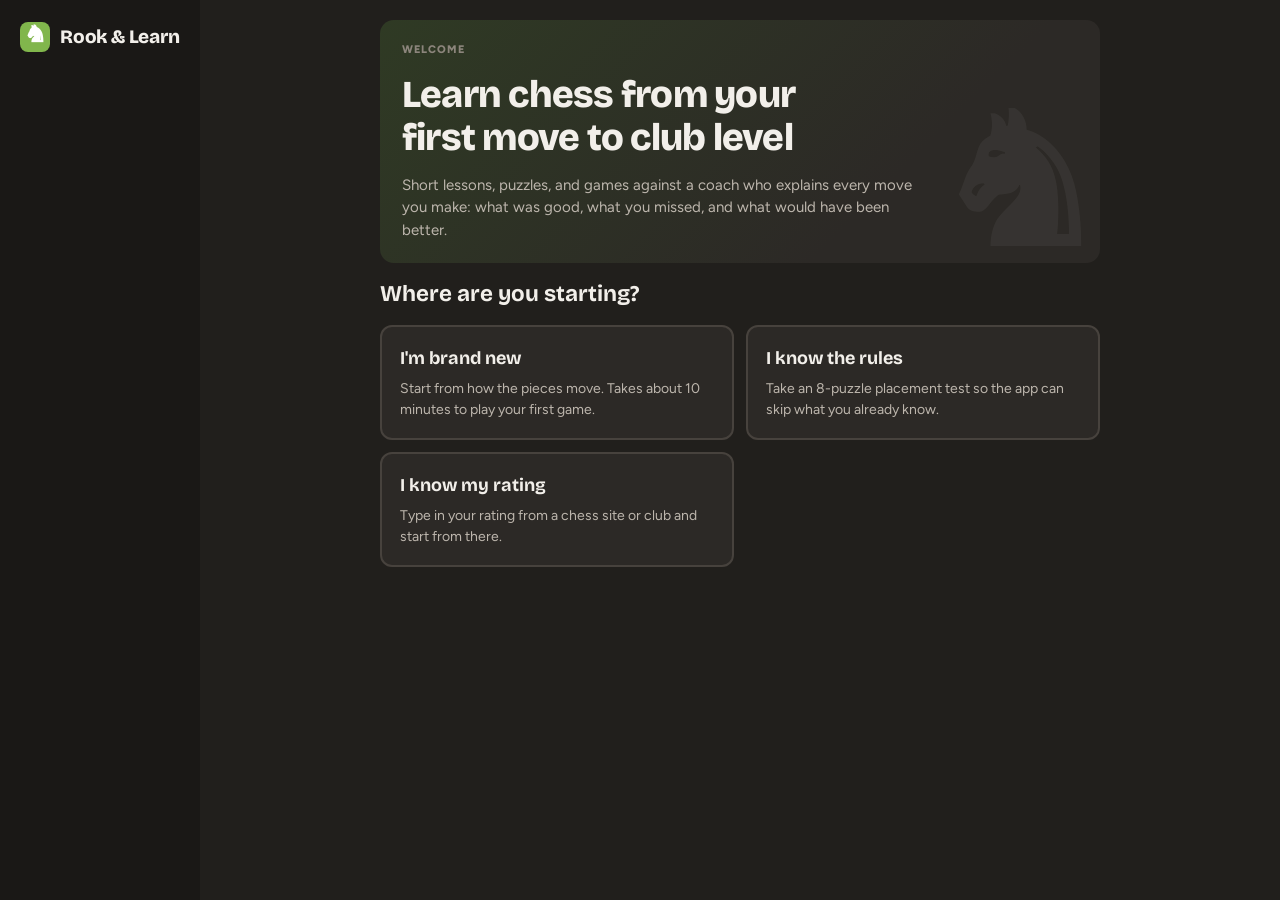
<file: index.html>
<!doctype html>
<html lang="en"><head><meta charset="utf-8">
<meta name="viewport" content="width=device-width,initial-scale=1,viewport-fit=cover">
<meta name="theme-color" content="#1a1816">
<meta name="mobile-web-app-capable" content="yes">
<link rel="manifest" href="manifest.webmanifest">
<link rel="icon" href="icon-192.png">
<link rel="apple-touch-icon" href="icon-192.png">
<title>Rook &amp; Learn</title>
<meta name="claude:viewport-fit-sides" content="cover">
<link rel="preconnect" href="https://fonts.googleapis.com">
<link rel="preconnect" href="https://fonts.gstatic.com" crossorigin>
<link rel="stylesheet" href="https://fonts.googleapis.com/css2?family=Bricolage+Grotesque:opsz,wght@12..96,700;12..96,800&family=Figtree:wght@400;600;700;800;900&family=JetBrains+Mono:wght@500;700&display=swap">
<link rel="stylesheet" href="https://fonts.googleapis.com/css2?family=Noto+Sans+Symbols+2&text=%E2%99%94%E2%99%95%E2%99%96%E2%99%97%E2%99%98%E2%99%99%E2%99%9A%E2%99%9B%E2%99%9C%E2%99%9D%E2%99%9E%E2%99%9F&display=block">
<style>
/* Layout: app shell with a nav rail (desktop) or bottom tab bar (phone); board screens put the board left, a coach panel right. */
:root{
  color-scheme:dark;
  --bg:#211f1c; --rail:#1a1816; --panel:#2c2926; --panel-2:#363330; --panel-3:#403c38; --line:#47423d;
  --ink:#f2efea; --ink-2:#bdb6ad; --ink-3:#8c857c;
  --go:#81b64c; --go-deep:#5f8f32; --go-ink:#fff;
  --sq-l:#eeeed2; --sq-d:#769656; --hl:rgba(255,221,64,.48); --sel:rgba(255,221,64,.62);
  --best:#7cb342; --excellent:#55a06b; --good:#8aa66a; --book:#a88b5e; --inacc:#e8b33a; --mistake:#e5872c; --blunder:#d8432f; --missed:#d36a57;
  --danger:#e05a47; --info:#5aa0d8;
  --f-display:'Bricolage Grotesque','Segoe UI',system-ui,sans-serif;
  --f-body:'Figtree','Segoe UI',system-ui,-apple-system,sans-serif;
  --f-mono:'JetBrains Mono',ui-monospace,Menlo,Consolas,monospace;
  --f-piece:'Noto Sans Symbols 2','Segoe UI Symbol','Apple Symbols','DejaVu Sans',sans-serif;
  --r:10px;
}
*{box-sizing:border-box}
[hidden]{display:none!important}
html,body{height:100%}
body{margin:0;background:var(--bg);color:var(--ink);font-family:var(--f-body);font-size:15px;line-height:1.5;-webkit-tap-highlight-color:transparent}
button{font:inherit;color:inherit;cursor:pointer}
button:focus-visible,select:focus-visible,a:focus-visible{outline:2px solid var(--go);outline-offset:2px}
h1,h2,h3{font-family:var(--f-display);line-height:1.15;text-wrap:balance;margin:0}
p{margin:0}
.app{display:grid;grid-template-columns:200px 1fr;min-height:100%}
.rail{background:var(--rail);padding:18px 10px;display:flex;flex-direction:column;gap:4px;position:sticky;top:0;height:100vh}
.brand{display:flex;align-items:center;gap:10px;padding:4px 10px 18px;font-family:var(--f-display);font-weight:800;font-size:19px;letter-spacing:-.01em}
.brand .mark{width:30px;height:30px;border-radius:8px;background:var(--go);display:grid;place-items:center;font-family:var(--f-piece);font-size:22px;color:#fff;line-height:1}
.nav{display:flex;align-items:center;gap:12px;padding:10px 12px;border-radius:8px;border:0;background:none;text-align:left;font-weight:700;color:var(--ink-2);font-size:15px}
.nav svg{width:22px;height:22px;flex:none}
.nav:hover{background:var(--panel);color:var(--ink)}
.nav[aria-current="page"]{background:var(--panel-2);color:var(--ink)}
.rail .lvl{margin-top:auto;padding:12px;border-radius:8px;background:var(--panel);font-size:13px;color:var(--ink-2)}
.rail .lvl b{display:block;font-size:22px;color:var(--ink);font-family:var(--f-display)}
main{min-width:0;padding-block:20px 28px;padding-left:max(16px,env(safe-area-inset-left,0px));padding-right:max(16px,env(safe-area-inset-right,0px))}
.screen{max-width:1180px;margin:0 auto}

/* ---------- buttons ---------- */
.btn{display:inline-flex;align-items:center;justify-content:center;gap:8px;border:0;border-radius:8px;padding:10px 16px;font-weight:800;background:var(--panel-3);color:var(--ink);box-shadow:0 3px 0 rgba(0,0,0,.28);transition:filter .12s,transform .06s}
.btn:hover{filter:brightness(1.12)}
.btn:active{transform:translateY(2px);box-shadow:0 1px 0 rgba(0,0,0,.28)}
.btn.go{background:var(--go);color:var(--go-ink);box-shadow:0 4px 0 var(--go-deep)}
.btn.big{font-size:18px;padding:14px 22px}
.btn.ghost{background:transparent;box-shadow:none;color:var(--ink-2)}
.btn.ghost:hover{background:var(--panel-2);color:var(--ink)}
.btn:disabled{opacity:.45;cursor:not-allowed;filter:none}
.btn.sm{padding:7px 11px;font-size:13px}
.row{display:flex;gap:8px;flex-wrap:wrap;align-items:center}

/* ---------- board screen ---------- */
.play-grid{display:grid;grid-template-columns:minmax(0,min(calc(100vh - 150px),680px)) minmax(300px,400px);gap:20px;align-items:start;justify-content:center}
.board-col{display:flex;flex-direction:column;gap:8px;width:100%;min-width:0}
.strip{display:flex;align-items:center;gap:10px;min-height:40px}
.avatar{width:38px;height:38px;border-radius:6px;display:grid;place-items:center;font-family:var(--f-piece);font-size:26px;line-height:1;flex:none}
.avatar.bot{background:#4a6b8a;color:#fff}.avatar.me{background:var(--go-deep);color:#fff}
.strip .who{min-width:0;display:flex;flex-direction:column;line-height:1.2}
.strip .who b{font-size:14px;white-space:nowrap;overflow:hidden;text-overflow:ellipsis}
.strip .caps{font-family:var(--f-piece);font-size:16px;color:var(--ink-2);letter-spacing:-2px;min-height:18px}
.strip .caps .adv{font-family:var(--f-body);letter-spacing:0;font-size:12px;margin-left:6px;color:var(--ink-3)}
.thinking{margin-left:auto;font-size:12px;color:var(--ink-3);display:flex;gap:6px;align-items:center}
.thinking i{width:6px;height:6px;border-radius:50%;background:var(--ink-3);animation:pulse 1s infinite}
.thinking i:nth-child(2){animation-delay:.2s}.thinking i:nth-child(3){animation-delay:.4s}
@keyframes pulse{50%{opacity:.25}}
.board-wrap{display:flex;gap:8px}
.evalbar{width:14px;flex:none;border-radius:4px;overflow:hidden;background:#403d39;position:relative}
.evalbar .w{position:absolute;left:0;right:0;bottom:0;background:#f4f1ea;transition:height .5s ease}
.evalbar span{position:absolute;left:0;right:0;font-size:8px;text-align:center;font-weight:800;font-family:var(--f-mono)}
.evalbar .lab-b{top:3px;color:#f4f1ea}.evalbar .lab-w{bottom:3px;color:#403d39}
.evalbar.flip .w{bottom:auto;top:0}.evalbar.flip .lab-b{top:auto;bottom:3px}.evalbar.flip .lab-w{bottom:auto;top:3px}
.board{position:relative;flex:1;aspect-ratio:1;max-width:100%;display:grid;grid-template-columns:repeat(8,1fr);grid-template-rows:repeat(8,1fr);border-radius:4px;overflow:hidden;container-type:inline-size;touch-action:none;user-select:none;-webkit-user-select:none;box-shadow:0 6px 24px rgba(0,0,0,.35)}
.sq{position:relative;display:grid;place-items:center}
.sq.l{background:var(--sq-l)}.sq.d{background:var(--sq-d)}
.sq.last::before,.sq.sel::before,.sq.hintsq::before{content:"";position:absolute;inset:0;background:var(--hl)}
.sq.sel::before{background:var(--sel)}
.sq.hintsq::before{background:rgba(90,160,216,.55)}
.sq.check{background:radial-gradient(circle,#ff3b2f 0%,#e2271b 35%,rgba(226,39,27,0) 75%),var(--sqbg)}
.sq.l.check{--sqbg:var(--sq-l)}.sq.d.check{--sqbg:var(--sq-d)}
.sq.threat::after{content:"";position:absolute;inset:6%;border:3px solid var(--danger);border-radius:50%;opacity:.85;pointer-events:none}
.sq.right{animation:flashG .6s}.sq.wrong{animation:flashR .6s}
@keyframes flashG{30%{box-shadow:inset 0 0 0 100px rgba(129,182,76,.85)}}
@keyframes flashR{30%{box-shadow:inset 0 0 0 100px rgba(216,67,47,.85)}}
.sq .coord{position:absolute;font-size:2.4cqw;font-weight:800;line-height:1;pointer-events:none}
.sq .rk{top:4%;left:5%}.sq .fl{bottom:4%;right:6%}
.sq.l .coord{color:var(--sq-d)}.sq.d .coord{color:var(--sq-l)}
.sq .name{position:absolute;bottom:3%;left:0;right:0;text-align:center;font-size:2.3cqw;font-weight:700;font-family:var(--f-mono);opacity:.55;pointer-events:none}
.sq.l .name{color:#5a6b45}.sq.d .name{color:#f6f7e6}
.pc{position:relative;width:100%;height:100%;display:grid;place-items:center;font-family:var(--f-piece);font-size:10.6cqw;line-height:1;pointer-events:none;z-index:2}
.pc>span{grid-area:1/1;transform:translateY(-2%)}
.pc.w .fill{color:#fbfaf6}.pc.w .edge{color:#2b2a27}
.pc.b .fill{color:#2b2a27}.pc.b .edge{color:#2b2a27;opacity:0}
.pc{filter:drop-shadow(0 .35cqw .2cqw rgba(0,0,0,.35))}
.pc.dragging{opacity:.3}
.dragghost{position:fixed;pointer-events:none;z-index:50;display:grid;place-items:center;font-family:var(--f-piece);line-height:1;filter:drop-shadow(0 6px 6px rgba(0,0,0,.45));transform:translate(-50%,-55%)}
.dragghost>span{grid-area:1/1}
.dot{position:absolute;width:32%;height:32%;border-radius:50%;background:rgba(0,0,0,.16);z-index:3;pointer-events:none}
.ring{position:absolute;inset:0;border-radius:50%;border:.95cqw solid rgba(0,0,0,.16);z-index:3;pointer-events:none}
.star{position:absolute;width:58%;height:58%;z-index:1;pointer-events:none}
@keyframes bob{50%{transform:translateY(-6%)}}
.arrows{position:absolute;inset:0;pointer-events:none;z-index:4}
.badge-pin{position:absolute;top:-1.4cqw;right:-1.4cqw;width:4.6cqw;height:4.6cqw;border-radius:50%;display:grid;place-items:center;color:#fff;font-weight:900;font-size:2.4cqw;z-index:6;box-shadow:0 1px 3px rgba(0,0,0,.4);font-family:var(--f-body)}
.board-tools{display:flex;gap:6px;flex-wrap:wrap}
.toggle{display:inline-flex;align-items:center;gap:6px;font-size:13px;color:var(--ink-2);background:var(--panel);border:1px solid var(--line);padding:6px 10px;border-radius:999px;cursor:pointer;user-select:none}
.toggle input{accent-color:var(--go);margin:0}
.overlay{position:absolute;inset:0;z-index:20;display:grid;place-items:center;background:rgba(20,18,16,.55);padding:16px}
.overlay .card{background:var(--panel);border-radius:12px;padding:20px;max-width:330px;width:100%;text-align:center;display:flex;flex-direction:column;gap:12px;box-shadow:0 12px 40px rgba(0,0,0,.5)}
.overlay h3{font-size:24px}
.promo-pick{display:flex;gap:6px;justify-content:center}
.promo-pick button{width:64px;height:64px;border-radius:8px;border:0;background:var(--sq-l);font-family:var(--f-piece);font-size:44px;line-height:1;display:grid;place-items:center}
.promo-pick button:hover{background:#fff}

/* ---------- side panel ---------- */
.panel{background:var(--panel);border-radius:var(--r);display:flex;flex-direction:column;min-width:0;overflow:hidden}
.panel-head{padding:14px 16px;border-bottom:1px solid var(--line);display:flex;align-items:center;gap:10px}
.panel-head h2{font-size:18px}
.panel-body{padding:14px 16px;display:flex;flex-direction:column;gap:14px}
.eyebrow{font-size:11px;font-weight:800;letter-spacing:.09em;text-transform:uppercase;color:var(--ink-3)}
.seg{display:inline-flex;background:var(--panel-2);border-radius:8px;padding:3px;gap:2px}
.seg button{border:0;background:none;padding:7px 12px;border-radius:6px;font-weight:700;color:var(--ink-2);font-size:13px}
.seg button[aria-pressed="true"]{background:var(--panel-3);color:var(--ink)}
.bots{display:grid;grid-template-columns:repeat(auto-fill,minmax(100px,1fr));gap:6px}
.bot{border:2px solid transparent;background:var(--panel-2);border-radius:8px;padding:8px;text-align:left;display:flex;flex-direction:column;gap:2px}
.bot b{font-size:14px}.bot span{font-size:12px;color:var(--ink-3);font-variant-numeric:tabular-nums}
.bot[aria-pressed="true"]{border-color:var(--go);background:var(--panel-3)}
.coach{display:flex;gap:10px;align-items:flex-start}
.coach .face{width:42px;height:42px;border-radius:50%;background:#e9e3d6;display:grid;place-items:center;font-family:var(--f-piece);font-size:28px;color:#2b2a27;flex:none;line-height:1}
.bubble{background:var(--panel-2);border-radius:4px 12px 12px 12px;padding:11px 13px;flex:1;min-width:0;display:flex;flex-direction:column;gap:7px;font-size:14.5px}
.bubble .verdict{display:flex;align-items:center;gap:8px;font-weight:800;font-size:16px}
.bubble ul{margin:0;padding-left:18px;display:flex;flex-direction:column;gap:5px}
.bubble .line{font-family:var(--f-mono);font-size:12.5px;color:var(--ink-2);background:var(--panel);padding:6px 8px;border-radius:6px;overflow-x:auto;white-space:nowrap}
.bubble .why{color:var(--ink-2)}
.bubble b.mv{font-family:var(--f-mono);font-weight:700;color:var(--ink)}
.bdg{width:22px;height:22px;border-radius:50%;display:inline-grid;place-items:center;color:#fff;font-size:11px;font-weight:900;flex:none;font-family:var(--f-body);line-height:1}
.k-best{background:var(--best)}.k-excellent{background:var(--excellent)}.k-good{background:var(--good)}.k-book{background:var(--book)}.k-inacc{background:var(--inacc)}.k-mistake{background:var(--mistake)}.k-blunder{background:var(--blunder)}.k-missed{background:var(--missed)}.k-info{background:var(--info)}.k-forced{background:#7d8a93}
.t-best{color:var(--best)}.t-excellent{color:var(--excellent)}.t-good{color:var(--good)}.t-book{color:var(--book)}.t-inacc{color:var(--inacc)}.t-mistake{color:var(--mistake)}.t-blunder{color:var(--blunder)}.t-missed{color:var(--missed)}.t-info{color:var(--info)}.t-forced{color:#9aa6ad}
.moves{background:var(--panel-2);border-radius:8px;max-height:220px;overflow-y:auto;font-family:var(--f-mono);font-size:13px}
.moves table{width:100%;border-collapse:collapse}
.moves td{padding:4px 6px;vertical-align:middle}
.moves td.n{color:var(--ink-3);width:34px;text-align:right}
.moves tr:nth-child(odd){background:rgba(255,255,255,.025)}
.mvbtn{border:0;background:none;padding:2px 6px;border-radius:4px;display:inline-flex;gap:5px;align-items:center;font-family:var(--f-mono);font-size:13px;font-weight:600}
.mvbtn:hover{background:var(--panel-3)}
.mvbtn.cur{background:var(--panel-3);box-shadow:inset 0 -2px 0 var(--go)}
.mvbtn .bdg{width:15px;height:15px;font-size:8px}
.navbtns{display:grid;grid-template-columns:repeat(4,1fr);gap:6px}
.stat-row{display:grid;grid-template-columns:repeat(2,1fr);gap:8px}
.stat{background:var(--panel-2);border-radius:8px;padding:10px 12px}
.stat b{font-family:var(--f-display);font-size:26px;display:block;line-height:1.1;font-variant-numeric:tabular-nums}
.stat span{font-size:12px;color:var(--ink-3)}
.tally{display:flex;flex-direction:column;gap:4px}
.tally div{display:flex;align-items:center;gap:8px;font-size:14px}
.tally div b{margin-left:auto;font-variant-numeric:tabular-nums}
.small{font-size:13px;color:var(--ink-3)}
.lesson-text{display:flex;flex-direction:column;gap:9px;color:var(--ink-2);font-size:15px}
.lesson-text strong{color:var(--ink)}
.goal{background:var(--panel-2);border-radius:8px;padding:10px 12px;display:flex;flex-direction:column;gap:3px;border-left:4px solid var(--go)}
.goal .prog{font-size:13px;color:var(--ink-3);font-variant-numeric:tabular-nums}
.feedback{border-radius:8px;padding:10px 12px;font-size:14.5px;background:var(--panel-2)}
.feedback.ok{background:rgba(129,182,76,.16);color:#cfe8b5}
.feedback.bad{background:rgba(216,67,47,.16);color:#f5c2b9}
.feedback.info{background:rgba(90,160,216,.13);color:#c3dcf0}
.pieceinfo{display:flex;gap:10px;align-items:center;background:var(--panel-2);border-radius:8px;padding:9px 11px;font-size:13.5px;color:var(--ink-2)}
.pieceinfo .pc-ico{font-family:var(--f-piece);font-size:30px;line-height:1;color:var(--ink)}

/* ---------- home ---------- */
.home{display:grid;grid-template-columns:minmax(0,1.4fr) minmax(0,1fr);gap:20px;align-items:start}
.hero-card{background:linear-gradient(135deg,#2f3a24 0%,#2c2926 70%);border-radius:14px;padding:22px;display:flex;flex-direction:column;gap:14px;position:relative;overflow:hidden}
.hero-card h1{font-size:clamp(26px,4vw,38px);letter-spacing:-.02em;font-weight:800}
.hero-card .bigpiece{position:absolute;right:-10px;bottom:-34px;font-family:var(--f-piece);font-size:180px;line-height:1;color:rgba(255,255,255,.05);pointer-events:none}
.levelmeter{display:flex;flex-direction:column;gap:6px;max-width:520px}
.levelmeter .bar{height:12px;background:rgba(0,0,0,.35);border-radius:6px;overflow:hidden;position:relative}
.levelmeter .bar i{position:absolute;left:0;top:0;bottom:0;background:var(--go);border-radius:6px;transition:width .6s}
.levelmeter .ends{display:flex;justify-content:space-between;font-size:13px;color:var(--ink-2);font-variant-numeric:tabular-nums}
.nextup{background:var(--panel);border-radius:12px;padding:16px;display:flex;gap:14px;align-items:center}
.nextup .ico{width:52px;height:52px;border-radius:10px;background:var(--panel-3);display:grid;place-items:center;font-family:var(--f-piece);font-size:34px;flex:none;line-height:1}
.nextup .txt{flex:1;min-width:0}
.nextup .txt b{display:block;font-size:17px}
.path{display:flex;flex-direction:column;gap:12px}
.stage{background:var(--panel);border-radius:12px;overflow:hidden}
.stage-head{display:flex;align-items:center;gap:12px;padding:14px 16px;width:100%;border:0;background:none;text-align:left}
.stage-head .num{width:34px;height:34px;border-radius:50%;background:var(--panel-3);display:grid;place-items:center;font-weight:900;flex:none}
.stage.done .num{background:var(--go);color:#fff}
.stage.current .num{background:#fff;color:#2b2a27;box-shadow:0 0 0 4px rgba(129,182,76,.45)}
.stage-head .t{flex:1;min-width:0}
.stage-head .t b{display:block;font-size:16px}
.stage-head .t span{font-size:12.5px;color:var(--ink-3);font-variant-numeric:tabular-nums}
.stage-head .pct{font-size:13px;color:var(--ink-2);font-variant-numeric:tabular-nums}
.stage-items{display:flex;flex-direction:column;padding:0 10px 12px}
.item{display:flex;align-items:center;gap:10px;padding:9px 8px;border-radius:8px;border:0;background:none;text-align:left;width:100%}
.item:hover{background:var(--panel-2)}
.item .chk{width:22px;height:22px;border-radius:50%;border:2px solid var(--line);display:grid;place-items:center;flex:none;font-size:12px;color:#fff}
.item.done .chk{background:var(--go);border-color:var(--go)}
.item .lbl{flex:1;min-width:0}
.item .kind{font-size:11px;font-weight:800;letter-spacing:.06em;text-transform:uppercase;color:var(--ink-3)}
.side-stack{display:flex;flex-direction:column;gap:14px}
.card{background:var(--panel);border-radius:12px;padding:16px;display:flex;flex-direction:column;gap:10px}
.card h3{font-size:17px}
.targets{display:grid;grid-template-columns:repeat(auto-fill,minmax(120px,1fr));gap:8px}
.target{border:2px solid var(--line);background:var(--panel-2);border-radius:10px;padding:12px;text-align:left;display:flex;flex-direction:column;gap:2px}
.target b{font-size:22px;font-family:var(--f-display);font-variant-numeric:tabular-nums}
.target span{font-size:12.5px;color:var(--ink-2)}
.target[aria-pressed="true"]{border-color:var(--go);background:#33402a}
.onboard{max-width:720px;margin:0 auto;display:flex;flex-direction:column;gap:18px}
.choice{display:grid;grid-template-columns:repeat(auto-fit,minmax(240px,1fr));gap:12px}
.choice button{border:2px solid var(--line);background:var(--panel);border-radius:12px;padding:18px;text-align:left;display:flex;flex-direction:column;gap:6px}
.choice button:hover{border-color:var(--go)}
.choice button b{font-size:18px;font-family:var(--f-display)}
.choice button span{color:var(--ink-2);font-size:14px}
.history{display:flex;flex-direction:column;gap:4px;font-size:13.5px}
.history div{display:flex;gap:8px;justify-content:space-between;color:var(--ink-2)}
.history b{color:var(--ink)}
.puzzle-list{display:flex;flex-direction:column;gap:4px;max-height:300px;overflow:auto}

/* ---------- mobile ---------- */
.topbar{display:none;align-items:center;gap:10px;margin-bottom:10px}
.topbar .brand{padding:0;font-size:17px}
.topbar .lvlchip{margin-left:auto;background:var(--panel);border-radius:999px;padding:5px 12px;font-size:13px;font-weight:700;font-variant-numeric:tabular-nums}
.strip:empty{display:none}

.tabbar{display:none}
@media (max-width:900px){
  .play-grid{grid-template-columns:minmax(0,1fr)}
  .board-col{width:100%;max-width:640px;margin:0 auto;min-width:0}
  .panel{max-width:640px;width:100%;margin:0 auto}
  .home{grid-template-columns:minmax(0,1fr)}
}
@media (max-width:760px){
  .app{grid-template-columns:1fr}
  .rail{display:none}
  main{padding-block:12px calc(84px + env(safe-area-inset-bottom,0px))}
  .tabbar{display:grid;grid-template-columns:repeat(4,1fr);position:fixed;left:0;right:0;bottom:0;z-index:30;background:var(--rail);border-top:1px solid var(--line);padding:6px max(8px,env(safe-area-inset-right,0px)) calc(6px + env(safe-area-inset-bottom,0px)) max(8px,env(safe-area-inset-left,0px))}
  .tabbar .nav{flex-direction:column;gap:2px;font-size:11px;padding:6px 4px;justify-content:center;text-align:center}
  .topbar{display:flex}
  .board-wrap{gap:5px}.evalbar{width:9px}
  .evalbar span{display:none}
  .board-tools{flex-wrap:nowrap;overflow-x:auto;scrollbar-width:none}
  .toggle{white-space:nowrap;font-size:12px;padding:5px 9px}
  .play-grid{gap:12px}
  .panel-body{padding:12px}
}
@media (prefers-reduced-motion:reduce){*{animation:none!important;transition:none!important}}

/* ---------- phone: one-screen board layout with a pull-up sheet ---------- */
.sheet .handle{display:none}
.sheet>.board-tools{padding:0 16px 14px}
@media (min-width:761px){.sum{display:none}}
@media (max-width:760px){
  body.boardmode{overflow:hidden}
  body.boardmode main{height:var(--apph,100dvh);padding-block:8px 0;display:flex;flex-direction:column;overflow:hidden}
  body.boardmode .topbar{display:none}
  body.boardmode #boardScreen{flex:1;min-height:0;display:flex;flex-direction:column;width:100%}
  body.boardmode .play-grid{display:flex;flex-direction:column;justify-content:flex-start;align-items:stretch;flex:1;min-height:0;gap:8px;position:relative}
  body.boardmode .board-col{flex:none;height:var(--colh,auto);min-height:0;align-items:center;justify-content:flex-start;gap:4px}
  body.boardmode .board-col>*{width:var(--bsz,100%);flex:none}
  body.boardmode .strip{height:32px;min-height:0;gap:8px;overflow:hidden}
  body.boardmode .avatar{width:30px;height:30px;font-size:20px}
  .sheet{flex:none;height:var(--sheeth,auto);max-height:none;overflow-y:auto;overscroll-behavior:contain;border-radius:14px 14px 0 0;margin-inline:calc(-1 * max(16px,env(safe-area-inset-left,0px)));width:auto!important;max-width:none!important}
  .sheet .handle{display:flex;flex-direction:column;align-items:center;gap:3px;width:100%;border:0;background:var(--panel);padding:7px 0 3px;position:sticky;top:0;z-index:2;font-size:11px;font-weight:800;letter-spacing:.06em;text-transform:uppercase;color:var(--ink-3);touch-action:none}
  .sheet .handle .grip{width:40px;height:5px;border-radius:3px;background:var(--panel-3)}
  .sheet.open{position:absolute;left:0;right:0;bottom:0;height:auto;max-height:88%;z-index:25;box-shadow:0 -12px 34px rgba(0,0,0,.55)}
  .sheet:not(.open) .m-more{display:none!important}
  .sheet:not(.open) .bubble>:not(.verdict):not(.tldr){display:none}
  .sheet.open .sum{display:none}
  .sheet .panel-head{padding:4px 14px 8px;border-bottom:0}
  .sheet .panel-head h2{font-size:17px}
  .sheet .panel-body{gap:9px;padding:4px 14px 12px}
  .sheet:not(.open) .coach .face{display:none}
  .sheet:not(.open) .bubble{padding:9px 11px;gap:5px}
  .sheet .btn{padding:9px 13px}
  .sheet .goal{padding:8px 10px}
  .desk-only{display:none!important}
}
.goalrow{display:flex;align-items:center;gap:10px;flex-wrap:wrap}
.goalrow .g{font-size:15px;color:var(--ink-2)}
.goalrow .g b{color:var(--ink);font-size:17px}

/* stability: fixed-height bars so nothing around the board moves */
.strip{height:40px;min-height:0;overflow:hidden}
.strip .who{flex:1}
.strip .caps{display:block;white-space:nowrap;overflow:hidden;line-height:18px;height:18px}
.thinking{flex:none}
@media (min-width:761px){
  .sheet{position:sticky;top:20px;max-height:calc(100vh - 40px);overflow-y:auto;overscroll-behavior:contain}
}

/* touch polish */
html{overscroll-behavior:none}
button,.nav,.toggle,.board{touch-action:manipulation;-webkit-user-select:none;user-select:none}
.board{touch-action:none}
@media (hover:none){.btn:hover,.nav:hover,.item:hover,.choice button:hover{filter:none;background:revert-layer}}
body.onboarding .rail .nav,body.onboarding .rail .lvl,body.onboarding .tabbar,body.onboarding .topbar .lvlchip{display:none}
@media (max-width:760px){
  body.onboarding main{padding-bottom:24px}
  .onboard{gap:14px}
  .onboard .hero-card{padding:18px}
  .onboard .hero-card h1{font-size:25px}
  .choice{gap:10px}
  .choice button{padding:14px 16px;gap:3px}
  .choice button b{font-size:17px}
  .goalrow .btn{padding:7px 11px}
}

</style>
</head><body><div class="app">
  <nav class="rail" aria-label="Main">
    <div class="brand"><span class="mark">&#x265E;&#xFE0E;</span>Rook &amp; Learn</div>
    <button class="nav" data-r="home"><svg viewBox="0 0 24 24" fill="none" stroke="currentColor" stroke-width="2" stroke-linecap="round" stroke-linejoin="round"><path d="M3 11l9-7 9 7v9a1 1 0 0 1-1 1h-5v-6h-6v6H4a1 1 0 0 1-1-1z"/></svg>Path</button>
<button class="nav" data-r="learn"><svg viewBox="0 0 24 24" fill="none" stroke="currentColor" stroke-width="2" stroke-linecap="round" stroke-linejoin="round"><path d="M2 6l10-3 10 3-10 3z"/><path d="M6 8v5c0 1.7 2.7 3 6 3s6-1.3 6-3V8"/><path d="M22 6v6"/></svg>Lessons</button>
<button class="nav" data-r="puzzles"><svg viewBox="0 0 24 24" fill="none" stroke="currentColor" stroke-width="2" stroke-linecap="round" stroke-linejoin="round"><path d="M10 3h4v3a2 2 0 1 0 4 0V3h3v7h-3a2 2 0 1 0 0 4h3v7h-7v-3a2 2 0 1 0-4 0v3H3V3z"/></svg>Puzzles</button>
<button class="nav" data-r="play"><svg viewBox="0 0 24 24" fill="none" stroke="currentColor" stroke-width="2" stroke-linecap="round" stroke-linejoin="round"><path d="M8 21h8M9 17h6l1-4H8z"/><path d="M12 3v3M10.5 4.5h3"/><path d="M9 13c-1-2 0-5 3-6 3 1 4 4 3 6"/></svg>Play</button>
    <div class="lvl">Your level<b data-level>200</b></div>
  </nav>
  <main>
    <div class="topbar"><div class="brand"><span class="mark">&#x265E;&#xFE0E;</span>Rook &amp; Learn</div><span class="lvlchip">Level <span data-level>200</span></span></div>
    <div class="screen" id="home"></div>
    <div class="screen" id="boardScreen" hidden>
      <div class="play-grid">
        <div class="board-col">
          <div class="strip" id="stripTop"></div>
          <div class="board-wrap">
            <div class="evalbar" id="evalbar"><div class="w" style="height:50%"></div><span class="lab-b"></span><span class="lab-w"></span></div>
            <div style="position:relative;flex:1;min-width:0">
              <div class="board" id="board"></div>
              <div class="overlay" id="overlay" hidden></div>
            </div>
          </div>
          <div class="strip" id="stripBottom"></div>
        </div>
        <aside class="panel sheet" id="sheet">
          <button class="handle" id="sheetHandle" aria-expanded="false"><span class="grip"></span><span id="handleLbl">Show details</span></button>
          <div id="panel"></div>
          <div class="board-tools m-more" id="boardTools"></div>
        </aside>
      </div>
    </div>
  </main>
  <nav class="tabbar" aria-label="Main"><button class="nav" data-r="home"><svg viewBox="0 0 24 24" fill="none" stroke="currentColor" stroke-width="2" stroke-linecap="round" stroke-linejoin="round"><path d="M3 11l9-7 9 7v9a1 1 0 0 1-1 1h-5v-6h-6v6H4a1 1 0 0 1-1-1z"/></svg>Path</button>
<button class="nav" data-r="learn"><svg viewBox="0 0 24 24" fill="none" stroke="currentColor" stroke-width="2" stroke-linecap="round" stroke-linejoin="round"><path d="M2 6l10-3 10 3-10 3z"/><path d="M6 8v5c0 1.7 2.7 3 6 3s6-1.3 6-3V8"/><path d="M22 6v6"/></svg>Lessons</button>
<button class="nav" data-r="puzzles"><svg viewBox="0 0 24 24" fill="none" stroke="currentColor" stroke-width="2" stroke-linecap="round" stroke-linejoin="round"><path d="M10 3h4v3a2 2 0 1 0 4 0V3h3v7h-3a2 2 0 1 0 0 4h3v7h-7v-3a2 2 0 1 0-4 0v3H3V3z"/></svg>Puzzles</button>
<button class="nav" data-r="play"><svg viewBox="0 0 24 24" fill="none" stroke="currentColor" stroke-width="2" stroke-linecap="round" stroke-linejoin="round"><path d="M8 21h8M9 17h6l1-4H8z"/><path d="M12 3v3M10.5 4.5h3"/><path d="M9 13c-1-2 0-5 3-6 3 1 4 4 3 6"/></svg>Play</button></nav>
</div>
<script id="engine-src">
// ===== Chess engine: rules, move generation, evaluation, search =====
const FILES='abcdefgh';
const NAMES={P:'pawn',N:'knight',B:'bishop',R:'rook',Q:'queen',K:'king'};
const VAL={P:100,N:320,B:330,R:500,Q:900,K:0};
const MATE=100000;
function sqName(s){return FILES[s&7]+(8-(s>>3));}
function sqIdx(n){return (8-(+n[1]))*8+FILES.indexOf(n[0]);}
function opp(c){return c==='w'?'b':'w';}
function parseFEN(fen){
  const parts=fen.trim().split(/\s+/);
  const board=new Array(64).fill(null);let r=0,f=0;
  for(const ch of parts[0]){
    if(ch==='/'){r++;f=0;}
    else if(ch>='1'&&ch<='8'){f+=+ch;}
    else{board[r*8+f]=(ch===ch.toUpperCase()?'w':'b')+ch.toUpperCase();f++;}
  }
  const c=parts[2]||'-';
  return {board,turn:parts[1]||'w',castling:{wK:c.includes('K'),wQ:c.includes('Q'),bK:c.includes('k'),bQ:c.includes('q')},
    ep:parts[3]&&parts[3]!=='-'?sqIdx(parts[3]):null,half:+(parts[4]||0),full:+(parts[5]||1)};
}
function toFEN(s){
  let out='';
  for(let r=0;r<8;r++){let e=0;for(let f=0;f<8;f++){const p=s.board[r*8+f];if(!p){e++;continue;}if(e){out+=e;e=0;}out+=p[0]==='w'?p[1]:p[1].toLowerCase();}if(e)out+=e;if(r<7)out+='/';}
  let c=(s.castling.wK?'K':'')+(s.castling.wQ?'Q':'')+(s.castling.bK?'k':'')+(s.castling.bQ?'q':'');
  return out+' '+s.turn+' '+(c||'-')+' '+(s.ep!=null?sqName(s.ep):'-')+' '+s.half+' '+s.full;
}
function posKey(s){return toFEN(s).split(' ').slice(0,4).join(' ');}
const KN=[[-2,-1],[-2,1],[-1,-2],[-1,2],[1,-2],[1,2],[2,-1],[2,1]];
const KG=[[-1,-1],[-1,0],[-1,1],[0,-1],[0,1],[1,-1],[1,0],[1,1]];
const DIAG=[[-1,-1],[-1,1],[1,-1],[1,1]],ORTH=[[-1,0],[1,0],[0,-1],[0,1]];
// squares of pieces of colour `by` that attack `sq`
function attackers(b,sq,by,first){
  const out=[],r=sq>>3,f=sq&7;
  const pr=by==='w'?r+1:r-1;
  if(pr>=0&&pr<8)for(const df of[-1,1]){const ff=f+df;if(ff>=0&&ff<8&&b[pr*8+ff]===by+'P'){out.push(pr*8+ff);if(first)return out;}}
  for(const[dr,df]of KN){const rr=r+dr,ff=f+df;if(rr>=0&&rr<8&&ff>=0&&ff<8&&b[rr*8+ff]===by+'N'){out.push(rr*8+ff);if(first)return out;}}
  for(const[dr,df]of DIAG){let rr=r+dr,ff=f+df;while(rr>=0&&rr<8&&ff>=0&&ff<8){const p=b[rr*8+ff];if(p){if(p===by+'B'||p===by+'Q'){out.push(rr*8+ff);if(first)return out;}break;}rr+=dr;ff+=df;}}
  for(const[dr,df]of ORTH){let rr=r+dr,ff=f+df;while(rr>=0&&rr<8&&ff>=0&&ff<8){const p=b[rr*8+ff];if(p){if(p===by+'R'||p===by+'Q'){out.push(rr*8+ff);if(first)return out;}break;}rr+=dr;ff+=df;}}
  for(const[dr,df]of KG){const rr=r+dr,ff=f+df;if(rr>=0&&rr<8&&ff>=0&&ff<8&&b[rr*8+ff]===by+'K'){out.push(rr*8+ff);if(first)return out;}}
  return out;
}
function attacked(b,sq,by){return attackers(b,sq,by,true).length>0;}
// squares attacked by the piece standing on sq
function attacksFrom(b,sq){
  const p=b[sq];if(!p)return[];const c=p[0],t=p[1],r=sq>>3,f=sq&7,out=[];
  const step=dirs=>{for(const[dr,df]of dirs){const rr=r+dr,ff=f+df;if(rr>=0&&rr<8&&ff>=0&&ff<8)out.push(rr*8+ff);}};
  const slide=dirs=>{for(const[dr,df]of dirs){let rr=r+dr,ff=f+df;while(rr>=0&&rr<8&&ff>=0&&ff<8){out.push(rr*8+ff);if(b[rr*8+ff])break;rr+=dr;ff+=df;}}};
  if(t==='P'){const d=c==='w'?-1:1;step([[d,-1],[d,1]]);}
  else if(t==='N')step(KN);else if(t==='K')step(KG);
  else{if(t!=='R')slide(DIAG);if(t!=='B')slide(ORTH);}
  return out;
}
function pseudoMoves(s){
  const b=s.board,c=s.turn,o=opp(c),mv=[];
  for(let sq=0;sq<64;sq++){
    const p=b[sq];if(!p||p[0]!==c)continue;
    const t=p[1],r=sq>>3,f=sq&7;
    const add=(to,cap,flag)=>{
      if(t==='P'&&((to>>3)===0||(to>>3)===7)){for(const pr of['Q','R','B','N'])mv.push({from:sq,to,piece:p,captured:cap||null,promo:pr,flag:null});}
      else mv.push({from:sq,to,piece:p,captured:cap||null,promo:null,flag:flag||null});
    };
    if(t==='P'){
      const d=c==='w'?-1:1,start=c==='w'?6:1,r1=r+d;
      if(r1<0||r1>7)continue;
      if(!b[r1*8+f]){add(r1*8+f);if(r===start&&!b[(r+2*d)*8+f])add((r+2*d)*8+f,null,'double');}
      for(const df of[-1,1]){const ff=f+df;if(ff<0||ff>7)continue;const to=r1*8+ff;
        if(b[to]&&b[to][0]===o)add(to,b[to]);
        else if(to===s.ep&&!b[to])add(to,o+'P','ep');}
    }else if(t==='N'||t==='K'){
      for(const[dr,df]of(t==='N'?KN:KG)){const rr=r+dr,ff=f+df;if(rr<0||rr>7||ff<0||ff>7)continue;const to=rr*8+ff;if(!b[to])add(to);else if(b[to][0]===o)add(to,b[to]);}
      if(t==='K'){
        const home=c==='w'?60:4;
        if(sq===home&&!attacked(b,home,o)){
          if(s.castling[c+'K']&&!b[home+1]&&!b[home+2]&&b[home+3]===c+'R'&&!attacked(b,home+1,o)&&!attacked(b,home+2,o))add(home+2,null,'castleK');
          if(s.castling[c+'Q']&&!b[home-1]&&!b[home-2]&&!b[home-3]&&b[home-4]===c+'R'&&!attacked(b,home-1,o)&&!attacked(b,home-2,o))add(home-2,null,'castleQ');
        }
      }
    }else{
      const dirs=t==='B'?DIAG:t==='R'?ORTH:DIAG.concat(ORTH);
      for(const[dr,df]of dirs){let rr=r+dr,ff=f+df;while(rr>=0&&rr<8&&ff>=0&&ff<8){const to=rr*8+ff;if(!b[to])add(to);else{if(b[to][0]===o)add(to,b[to]);break;}rr+=dr;ff+=df;}}
    }
  }
  return mv;
}
function makeMove(s,m){
  const b=s.board.slice(),c=s.turn;
  b[m.to]=m.promo?c+m.promo:m.piece;b[m.from]=null;
  if(m.flag==='ep')b[(m.from&~7)+(m.to&7)]=null;
  if(m.flag==='castleK'){b[m.to-1]=b[m.to+1];b[m.to+1]=null;}
  if(m.flag==='castleQ'){b[m.to+1]=b[m.to-2];b[m.to-2]=null;}
  const cs={wK:s.castling.wK,wQ:s.castling.wQ,bK:s.castling.bK,bQ:s.castling.bQ};
  if(m.piece[1]==='K'){cs[c+'K']=false;cs[c+'Q']=false;}
  for(const q of[m.from,m.to]){if(q===63)cs.wK=false;if(q===56)cs.wQ=false;if(q===7)cs.bK=false;if(q===0)cs.bQ=false;}
  return {board:b,turn:opp(c),castling:cs,ep:m.flag==='double'?(m.from+m.to)>>1:null,
    half:(m.piece[1]==='P'||m.captured)?0:s.half+1,full:s.full+(c==='b'?1:0)};
}
function legalMoves(s){
  const c=s.turn,o=opp(c);
  return pseudoMoves(s).filter(m=>{const ns=makeMove(s,m);const k=ns.board.indexOf(c+'K');return k<0||!attacked(ns.board,k,o);});
}
function inCheck(s){const k=s.board.indexOf(s.turn+'K');return k>=0&&attacked(s.board,k,opp(s.turn));}
function sameMove(a,b){return !!a&&!!b&&a.from===b.from&&a.to===b.to&&(a.promo||null)===(b.promo||null);}
function uci(m){return sqName(m.from)+sqName(m.to)+(m.promo?m.promo.toLowerCase():'');}
function moveFromUci(s,u){return legalMoves(s).find(m=>uci(m)===u.toLowerCase()||(uci(m)===u+'q'))||null;}
function san(s,m,legal){
  legal=legal||legalMoves(s);let t;
  if(m.flag==='castleK')t='O-O';else if(m.flag==='castleQ')t='O-O-O';
  else{
    const p=m.piece[1];
    if(p==='P')t=(m.captured?FILES[m.from&7]+'x':'')+sqName(m.to)+(m.promo?'='+m.promo:'');
    else{
      const others=legal.filter(x=>x.piece===m.piece&&x.to===m.to&&x.from!==m.from);let d='';
      if(others.length){const sf=others.some(x=>(x.from&7)===(m.from&7)),sr=others.some(x=>(x.from>>3)===(m.from>>3));
        d=!sf?FILES[m.from&7]:!sr?String(8-(m.from>>3)):sqName(m.from);}
      t=p+d+(m.captured?'x':'')+sqName(m.to);
    }
  }
  const ns=makeMove(s,m);if(inCheck(ns))t+=legalMoves(ns).length?'+':'#';
  return t;
}
function insufficient(b){
  const ps=b.filter(Boolean).filter(p=>p[1]!=='K');
  if(!ps.length)return true;
  if(ps.length===1&&(ps[0][1]==='N'||ps[0][1]==='B'))return true;
  return false;
}
// ---- evaluation ----
const PST={
P:[0,0,0,0,0,0,0,0,50,50,50,50,50,50,50,50,10,10,20,30,30,20,10,10,5,5,10,25,25,10,5,5,0,0,0,20,20,0,0,0,5,-5,-10,0,0,-10,-5,5,5,10,10,-20,-20,10,10,5,0,0,0,0,0,0,0,0],
N:[-50,-40,-30,-30,-30,-30,-40,-50,-40,-20,0,0,0,0,-20,-40,-30,0,10,15,15,10,0,-30,-30,5,15,20,20,15,5,-30,-30,0,15,20,20,15,0,-30,-30,5,10,15,15,10,5,-30,-40,-20,0,5,5,0,-20,-40,-50,-40,-30,-30,-30,-30,-40,-50],
B:[-20,-10,-10,-10,-10,-10,-10,-20,-10,0,0,0,0,0,0,-10,-10,0,5,10,10,5,0,-10,-10,5,5,10,10,5,5,-10,-10,0,10,10,10,10,0,-10,-10,10,10,10,10,10,10,-10,-10,5,0,0,0,0,5,-10,-20,-10,-10,-10,-10,-10,-10,-20],
R:[0,0,0,0,0,0,0,0,5,10,10,10,10,10,10,5,-5,0,0,0,0,0,0,-5,-5,0,0,0,0,0,0,-5,-5,0,0,0,0,0,0,-5,-5,0,0,0,0,0,0,-5,-5,0,0,0,0,0,0,-5,0,0,0,5,5,0,0,0],
Q:[-20,-10,-10,-5,-5,-10,-10,-20,-10,0,0,0,0,0,0,-10,-10,0,5,5,5,5,0,-10,-5,0,5,5,5,5,0,-5,0,0,5,5,5,5,0,-5,-10,5,5,5,5,5,0,-10,-10,0,5,0,0,0,0,-10,-20,-10,-10,-5,-5,-10,-10,-20],
K:[-30,-40,-40,-50,-50,-40,-40,-30,-30,-40,-40,-50,-50,-40,-40,-30,-30,-40,-40,-50,-50,-40,-40,-30,-30,-40,-40,-50,-50,-40,-40,-30,-20,-30,-30,-40,-40,-30,-30,-20,-10,-20,-20,-20,-20,-20,-20,-10,20,20,0,0,0,0,20,20,20,30,10,0,0,10,30,20],
KE:[-50,-40,-30,-20,-20,-30,-40,-50,-30,-20,-10,0,0,-10,-20,-30,-30,-10,20,30,30,20,-10,-30,-30,-10,30,40,40,30,-10,-30,-30,-10,30,40,40,30,-10,-30,-30,-10,20,30,30,20,-10,-30,-30,-30,0,0,0,0,-30,-30,-50,-30,-30,-30,-30,-30,-30,-50]};
function evaluate(s){ // white's point of view, centipawns
  const b=s.board;let mat=0,pos=0,npm=0,wk=-1,bk=-1;
  for(let i=0;i<64;i++){const p=b[i];if(!p)continue;const t=p[1];
    if(t==='K'){if(p[0]==='w')wk=i;else bk=i;continue;}
    if(t!=='P')npm+=VAL[t];
    const idx=p[0]==='w'?i:((7-(i>>3))*8+(i&7));
    const v=VAL[t]+PST[t][idx];
    if(p[0]==='w'){mat+=VAL[t];pos+=v;}else{mat-=VAL[t];pos-=v;}
  }
  const end=npm<=2600;const kt=end?PST.KE:PST.K;
  if(wk>=0)pos+=kt[wk];if(bk>=0)pos-=kt[(7-(bk>>3))*8+(bk&7)];
  if(end&&Math.abs(mat)>=400&&wk>=0&&bk>=0){ // help the winning side drive the king to the edge
    const lose=mat>0?bk:wk,win=mat>0?wk:bk;
    const cd=Math.max(3-(lose>>3),(lose>>3)-4)+Math.max(3-(lose&7),(lose&7)-4);
    const kd=Math.abs((lose>>3)-(win>>3))+Math.abs((lose&7)-(win&7));
    const bonus=cd*12+(14-kd)*5;pos+=mat>0?bonus:-bonus;
  }
  return pos;
}
function evalSide(s){const e=evaluate(s);return s.turn==='w'?e:-e;}
const ORDV={P:1,N:3,B:3,R:5,Q:9,K:10};
function strip(m){return m?{from:m.from,to:m.to,piece:m.piece,captured:m.captured,promo:m.promo,flag:m.flag}:null;}
// returns {move, score (side-to-move view), pv:[moves], depth}
function search(s,maxDepth,opts){
  opts=opts||{};
  const start=Date.now(),limit=opts.timeMs||1e9,noise=opts.noise||0,useQ=opts.qs!==false;
  let nodes=0,canAbort=false;const ABORT={};
  const tick=()=>{if((++nodes&1023)===0&&canAbort&&Date.now()-start>limit)throw ABORT;};
  const order=(moves,pv)=>{for(const m of moves){let sc=0;if(m.captured)sc=10000+ORDV[m.captured[1]]*100-ORDV[m.piece[1]];if(m.promo)sc+=m.promo==='Q'?9000:100;if(pv&&sameMove(m,pv))sc=1e7;m._o=sc;}moves.sort((a,b)=>b._o-a._o);};
  function qs(st,alpha,beta,qd){
    tick();const stand=evalSide(st);if(stand>=beta)return stand;if(stand>alpha)alpha=stand;if(qd>=8)return alpha;
    const c=st.turn,o=opp(c),moves=pseudoMoves(st).filter(m=>m.captured||m.promo==='Q');order(moves);
    for(const m of moves){const ns=makeMove(st,m),k=ns.board.indexOf(c+'K');if(k>=0&&attacked(ns.board,k,o))continue;
      const sc=-qs(ns,-beta,-alpha,qd+1);if(sc>=beta)return sc;if(sc>alpha)alpha=sc;}
    return alpha;
  }
  const pvTable=[];
  function nm(st,d,alpha,beta,ply){
    tick();pvTable[ply]=[];
    if(st.half>=100)return 0;
    if(d<=0)return useQ?qs(st,alpha,beta,0):evalSide(st);
    const c=st.turn,o=opp(c),moves=pseudoMoves(st);order(moves,prevPV[ply]);
    let legal=0,best=-Infinity;
    for(const m of moves){const ns=makeMove(st,m),k=ns.board.indexOf(c+'K');if(k>=0&&attacked(ns.board,k,o))continue;legal++;
      const sc=-nm(ns,d-1,-beta,-alpha,ply+1);
      if(sc>best){best=sc;if(sc>alpha){alpha=sc;pvTable[ply]=[m].concat(pvTable[ply+1]||[]);}}
      if(alpha>=beta)break;}
    if(!legal)return inCheck(st)?-MATE+ply:0;
    return best;
  }
  let prevPV=[];
  const root=legalMoves(s);
  if(!root.length)return {move:null,score:inCheck(s)?-MATE:0,pv:[],depth:0,nodes:0};
  let bestMove=root[0],bestScore=-Infinity,bestPV=[root[0]],done=0;
  for(let d=1;d<=maxDepth;d++){
    canAbort=d>1;
    try{
      order(root,bestMove);let alpha=-Infinity,cb=null,cs=-Infinity,cpv=null;
      for(const m of root){const ns=makeMove(s,m);
        let sc=noise?-nm(ns,d-1,-Infinity,Infinity,1):-nm(ns,d-1,-Infinity,-alpha,1);
        if(noise&&Math.abs(sc)<MATE-1000)sc+=(Math.random()*2-1)*noise;
        if(sc>cs){cs=sc;cb=m;cpv=[m].concat(pvTable[1]||[]);}
        if(sc>alpha)alpha=sc;}
      bestMove=cb;bestScore=cs;bestPV=cpv;done=d;prevPV=[null].concat(cpv.slice(1));
      if(cs>MATE-1000||cs<-MATE+1000)break;
      if(Date.now()-start>limit*0.6)break;
    }catch(e){if(e!==ABORT)throw e;break;}
  }
  return {move:strip(bestMove),score:Math.round(bestScore),pv:bestPV.map(strip),depth:done,nodes};
}
// score every root move (for the coach). returns [{move,score}] sorted best first
function scoreMoves(s,depth,opts){
  opts=opts||{};const res=[];const moves=legalMoves(s);
  const per=(opts.timeMs||2000)/Math.max(1,moves.length);
  for(const m of moves){const ns=makeMove(s,m);let sc;
    if(!legalMoves(ns).length)sc=inCheck(ns)?MATE-1:0;
    else{const r=search(ns,depth-1,{timeMs:per,qs:true});sc=-r.score;if(sc>MATE-1000)sc-=1;}
    res.push({move:strip(m),score:sc});}
  res.sort((a,b)=>b.score-a.score);return res;
}

</script>
<script>
// ===== Course content =====
const START_FEN='rnbqkbnr/pppppppp/8/8/8/8/PPPPPPPP/RNBQKBNR w KQkq - 0 1';
const BOTS=[
  {name:'Pip',  rating:400, icon:'P',depth:1,noise:220,qs:false,timeMs:300, blurb:'Just learned the rules. Leaves pieces hanging.'},
  {name:'Mira', rating:700, icon:'N',depth:2,noise:70, qs:true, timeMs:600, blurb:'Takes free pieces, misses most tactics.'},
  {name:'Otto', rating:1000,icon:'B',depth:3,noise:25, qs:true, timeMs:1200,blurb:'Solid and careful. Punishes loose pieces.'},
  {name:'Vera', rating:1300,icon:'R',depth:4,noise:8,  qs:true, timeMs:1800,blurb:'Spots forks and pins. Plays with a plan.'},
  {name:'Grim', rating:1600,icon:'Q',depth:6,noise:0,  qs:true, timeMs:2800,blurb:'Looks deep. A real fight for club players.'}
];
const TARGETS=[
  {r:600, t:'Know the basics', d:'Play full games without losing pieces for free.'},
  {r:800, t:'Casual winner', d:'Beat most friends and casual online players.'},
  {r:1000,t:'Solid player', d:'See simple tactics and finish won games.'},
  {r:1200,t:'Club player', d:'Plan, calculate, and convert endgames.'},
  {r:1500,t:'Strong club', d:'Play strong, steady chess with few mistakes.'}
];
const PIECE_INFO={
  P:'Pawn, worth 1. Moves one square forward (two on its first move). Captures one square diagonally forward. Reach the last rank to promote.',
  N:'Knight, worth 3. Moves in an L: two squares one way, then one to the side. The only piece that jumps over others.',
  B:'Bishop, worth 3. Slides any distance diagonally. It stays on one square colour all game.',
  R:'Rook, worth 5. Slides any distance along ranks and files (straight lines).',
  Q:'Queen, worth 9. Slides any distance in any straight or diagonal line. Your strongest piece.',
  K:'King, priceless. Moves one square in any direction. If it is attacked and cannot escape, the game is lost.'
};
// Lesson types: find, stars, capture-all, moves, check, escape, mate, castle, promote, ep, engine, practice
const LESSONS={
 board:{title:'The board',type:'find',fen:START_FEN,
  text:['The board has 64 squares. Columns are called <strong>files</strong> (a to h, left to right) and rows are called <strong>ranks</strong> (1 to 8, from White\'s side).',
        'Every square has a name made of its file and rank, like <strong>e4</strong>. Coaches, books, and this app all use these names, so learning them early pays off.'],
  goal:'Tap the square the coach names. Get 6 right in a row.',hint:'Find the letter along the bottom edge first, then count up the ranks on the left edge.'},
 rook:{title:'The rook',type:'stars',fen:'8/8/8/8/8/8/8/R7 w - - 0 1',stars:['a6','f6','f2','c2'],par:4,
  text:['The rook moves in straight lines: up, down, left, or right, as far as it likes. It cannot jump over pieces.','Rooks are worth about <strong>5 points</strong>.'],
  goal:'Collect every star.',hint:'Go up the a-file first, then sweep across.'},
 bishop:{title:'The bishop',type:'stars',fen:'8/8/8/8/8/8/8/2B5 w - - 0 1',stars:['e3','b6','d8','h4'],par:4,
  text:['The bishop moves diagonally, any distance. A bishop that starts on a dark square stays on dark squares forever.','Bishops are worth about <strong>3 points</strong>.'],
  goal:'Collect every star.',hint:'Start with the star on e3.'},
 queen:{title:'The queen',type:'stars',fen:'8/8/8/8/8/8/8/3Q4 w - - 0 1',stars:['d6','a3','f8','h6'],par:4,
  text:['The queen combines the rook and the bishop: straight lines and diagonals, any distance.','She is worth about <strong>9 points</strong>. Never give her away for free.'],
  goal:'Collect every star.',hint:'Straight up to d6 first.'},
 knight:{title:'The knight',type:'stars',fen:'8/8/8/8/8/8/8/1N6 w - - 0 1',stars:['c3','d5','f6','e8'],par:4,
  text:['The knight moves in an <strong>L shape</strong>: two squares in one direction, then one square to the side. It always lands on the opposite colour.','It is the only piece that can <strong>jump</strong> over other pieces. Worth about 3 points.'],
  goal:'Collect every star.',hint:'Each star is exactly one knight jump from the last.'},
 king:{title:'The king',type:'stars',fen:'8/8/8/8/8/8/8/4K3 w - - 0 1',stars:['d2','c3','c4','d5'],par:4,
  text:['The king moves one square in any direction. Slow, but it is the most important piece: lose it and you lose the game.'],
  goal:'Collect every star.',hint:'One square at a time, diagonally first.'},
 pawn:{title:'The pawn',type:'stars',fen:'8/8/8/8/8/8/4P3/8 w - - 0 1',stars:['e4','e5','e6'],par:3,
  text:['Pawns move <strong>straight forward</strong> one square. On its very first move a pawn may move <strong>two squares</strong>.','Pawns never move backwards.'],
  goal:'Collect every star.',hint:'Use the two-square first move to reach e4.'},
 pawncap:{title:'Pawns capture diagonally',type:'capture-all',fen:'8/8/1n6/2p5/3P4/8/8/8 w - - 0 1',par:2,
  text:['Pawns move straight, but they <strong>capture diagonally</strong>, one square forward to the left or right.','A pawn cannot capture the piece directly in front of it.'],
  goal:'Capture both black pieces.',hint:'Take the pawn on c5 first.'},
 capture:{title:'Capturing',type:'capture-all',fen:'8/1p6/8/3r4/8/5n2/8/3Q4 w - - 0 1',par:3,
  text:['You capture by moving onto a square with an enemy piece. It is removed from the board.','These black pieces will not move. Clear the board with your queen.'],
  goal:'Capture all three black pieces.',hint:'Start with the rook on d5.'},
 values:{title:'Piece values',type:'moves',fen:'4k3/3n4/8/7r/8/8/8/3QK3 w - - 0 1',sol:['d1h5'],
  text:['Points help you judge trades: <strong>pawn 1, knight 3, bishop 3, rook 5, queen 9</strong>.','Before you capture, ask: <strong>can they capture back?</strong> A protected piece is not free.'],
  goal:'Win material without losing your queen.',
  wrong:{d1d7:'The knight is protected by the king. After Kxd7 you have traded your queen (9) for a knight (3).'},
  wrongDefault:'That does not win anything. Look for a black piece that nobody protects.',
  success:'Qxh5 wins a whole rook for free. Nothing can take your queen back.',hint:'Which black piece is not protected?'},
 check:{title:'Check',type:'check',fen:'4k3/8/8/8/2N5/8/8/4K3 w - - 0 1',
  text:['When a piece attacks the enemy king, that is <strong>check</strong>. The other side must deal with it immediately.'],
  goal:'Give check to the black king.',hint:'The knight can attack e8 in one jump.'},
 escape:{title:'Getting out of check',type:'escape',fen:'4k3/8/8/8/4r3/8/2B5/4K1N1 w - - 0 1',
  text:['You are in check from the rook. There are exactly three ways out of check:','<strong>1. Move</strong> the king to a safe square. <strong>2. Block</strong> the attack with a piece. <strong>3. Capture</strong> the attacking piece.'],
  goal:'Find all three ways out of check.',hint:'Bishop captures, knight blocks, king runs.'},
 mate1:{title:'Back-rank mate',type:'mate',fen:'6k1/5ppp/8/8/8/8/5PPP/R5K1 w - - 0 1',
  text:['<strong>Checkmate</strong> is check with no escape. It ends the game.','A king trapped behind its own pawns on the back rank is a classic target.'],
  goal:'Checkmate in one move.',hint:'The black king has no room. Use the a-file.'},
 mate2:{title:'Queen and king mate',type:'mate',fen:'k7/8/2K5/8/8/8/8/1Q6 w - - 0 1',
  text:['A queen needs help from her king to checkmate a lone king.','Careful of <strong>stalemate</strong>: if the opponent is not in check but has no legal move, the game is a draw.'],
  goal:'Checkmate in one move. Don\'t stalemate!',hint:'Put the queen right next to the black king, where your king protects her.'},
 mate3:{title:'Two-rook mate',type:'mate',fen:'7k/R7/8/8/8/8/8/1R4K1 w - - 0 1',
  text:['Two rooks work like a ladder. One cuts off a rank, the other gives check on the next one.'],
  goal:'Checkmate in one move.',hint:'One rook already guards the 7th rank.'},
 scholar:{title:'Scholar\'s mate',type:'mate',fen:'r1bqkb1r/pppp1ppp/2n2n2/4p2Q/2B1P3/8/PPPP1PPP/RNB1K1NR w KQkq - 4 4',
  text:['The f7 square is only protected by the black king at the start. Queen and bishop can gang up on it.','Remember this one so it never happens to <strong>you</strong>: defend f7 (or f2) early.'],
  goal:'Checkmate in one move.',hint:'Queen and bishop both aim at f7.'},
 castle:{title:'Castling',type:'castle',fen:'r3k2r/pppppppp/8/8/8/8/PPPPPPPP/R3K2R w KQkq - 0 1',
  text:['Castling moves your king to safety and brings a rook into play, in one move.','Move the king <strong>two squares</strong> toward a rook; the rook jumps over. Allowed only if neither piece has moved, nothing is in between, and the king is not in check or passing through an attacked square.'],
  goal:'Castle (either side).',hint:'Drag the king two squares to the right, to g1.'},
 promote:{title:'Promotion',type:'promote',fen:'4k3/1P6/8/8/8/8/8/4K3 w - - 0 1',
  text:['A pawn that reaches the far side <strong>promotes</strong>: it becomes a queen, rook, bishop, or knight. Almost always pick the queen.'],
  goal:'Promote your pawn.',hint:'Push the b-pawn one more square.'},
 ep:{title:'En passant',type:'ep',fen:'4k3/8/8/3pP3/8/8/8/4K3 w - d6 0 2',
  text:['Black just pushed the d-pawn two squares, landing beside your pawn.','For <strong>one move only</strong>, your pawn may capture it as if it had moved one square: move diagonally to <strong>d6</strong>. This is called <em>en passant</em>.'],
  goal:'Capture en passant.',hint:'Move your e5 pawn diagonally to d6.'},
 firstmove:{title:'Your first move',type:'moves',fen:START_FEN,sol:['e2e4','d2d4'],ok:['c2c4','g1f3'],
  text:['Good openings fight for the <strong>center</strong> (e4, d4, e5, d5). Pieces in the center control more squares.','A center pawn move also opens lines for your bishop and queen.'],
  goal:'Play a strong first move.',
  wrongDefault:'Playable, but it does little for the center. Try a pawn that grabs a central square.',
  success:'A classic first move. It takes space in the center and opens lines for your pieces.',hint:'Push the e-pawn or d-pawn two squares.'},
 develop:{title:'Develop your pieces',type:'moves',fen:'rnbqkbnr/pppp1ppp/8/4p3/4P3/8/PPPP1PPP/RNBQKBNR w KQkq - 0 2',sol:['g1f3','b1c3','f1c4'],ok:['f1b5','d2d4'],
  text:['After the first pawn moves, bring out your <strong>knights and bishops</strong>. Knights before bishops is a good habit.','Don\'t move the queen out early, and don\'t move the same piece twice without a reason.'],
  goal:'Develop a piece toward the center.',
  wrong:{d1h5:'The queen comes out early. She can be chased around by knights and pawns, wasting your time.',d1f3:'Moving the queen early takes the best square from your knight.'},
  wrongDefault:'Not the most useful move. Bring a knight or bishop toward the center.',
  success:'Nice: a new piece joins the game and aims at the center.',hint:'Your g1 knight wants to go to f3.'},
 fork:{title:'The fork',type:'moves',fen:'4k3/8/8/1q6/2N5/8/8/4K3 w - - 0 1',sol:['c4d6'],
  text:['A <strong>fork</strong> is one piece attacking two targets at once. The opponent can only save one.','Knights are the best forkers because their attack is hard to see.'],
  goal:'Win the black queen.',wrongDefault:'Look for a knight jump that checks the king AND hits the queen.',
  success:'Nd6+ forks king and queen. After the king moves, Nxb5 wins the queen.',hint:'Which square attacks both e8 and b5?'},
 pawnfork:{title:'Pawn fork',type:'moves',fen:'4k3/8/8/2n1b3/8/3PP3/8/6K1 w - - 0 1',sol:['d3d4'],
  text:['Even a humble pawn can fork. Pawns are worth the least, so any piece they attack is in trouble.'],
  goal:'Win a piece with a pawn.',wrongDefault:'One pawn move attacks both black pieces at once.',
  success:'d4 attacks the knight and the bishop. The e3 pawn protects it, so Black loses a piece.',hint:'Push the d-pawn.'},
 skewer:{title:'The skewer',type:'moves',fen:'6q1/8/8/3k4/8/8/8/3B3K w - - 0 1',sol:['d1b3'],
  text:['A <strong>skewer</strong> attacks a valuable piece that must move, exposing a piece behind it.','It is the reverse of a pin.'],
  goal:'Win the queen with a skewer.',wrongDefault:'Give check along the diagonal that also points at the queen.',
  success:'Bb3+ checks the king. When it steps aside, Bxg8 wins the queen.',hint:'Find a check on the b3 to g8 diagonal.'},
 discovered:{title:'Discovered attack',type:'moves',fen:'4q1k1/8/8/8/4B3/8/8/4R1K1 w - - 0 1',sol:['e4d5','e4h7'],
  text:['When one piece moves out of the way, it can <strong>uncover</strong> an attack from the piece behind it.','If the moving piece also gives check, the opponent has no time to save the other target.'],
  goal:'Win the black queen.',wrongDefault:'Move the bishop with check to unleash your rook on the e-file.',
  success:'The bishop checks the king, the rook now attacks the queen, and Black cannot deal with both.',hint:'Your rook is aiming at e8 through the bishop.'},
 safety:{title:'Blunder check',type:'engine',fen:'r1bqkbnr/pppp1ppp/2n5/8/3QP3/8/PPP2PPP/RNB1KBNR w KQkq - 1 4',
  text:['Before every move, ask two questions: <strong>What does my opponent threaten?</strong> and <strong>Is the piece I\'m moving safe where it lands?</strong>','Most beginner games are lost to pieces left hanging, not to deep tactics.'],
  goal:'Your queen is attacked by the knight. Move her to a safe square.',hint:'Which squares can the black pieces not reach?',
  success:'Safe. Checking threats first is the habit that wins games.'},
 kqk:{title:'Mate with king and queen',type:'practice',fen:'8/8/8/4k3/8/8/8/4K2Q w - - 0 1',limit:30,
  text:['You must be able to finish a won game. With king and queen against king:','<strong>1.</strong> Use the queen to box the king in, a knight\'s jump away. <strong>2.</strong> Walk your king closer. <strong>3.</strong> Mate on the edge. Watch out for stalemate!'],
  goal:'Checkmate the computer within 30 moves.',hint:'Keep the queen a knight\'s move from the enemy king and shrink its box.'},
 krk:{title:'Mate with king and rook',type:'practice',fen:'8/8/8/4k3/8/8/8/R3K3 w - - 0 1',limit:50,
  text:['The rook mate takes teamwork. The rook cuts the king off along a rank or file. Your king walks up to face the enemy king (opposition), then the rook checks it toward the edge.'],
  goal:'Checkmate the computer within 50 moves.',hint:'Cut the king off with the rook, then bring your king up to face it.'}
};
const PUZZLES=[
 {id:'p1',fen:'6k1/5ppp/8/8/8/8/5PPP/R5K1 w - - 0 1',rating:450,theme:'Back-rank mate',sol:['a1a8'],why:'The king is boxed in by its own pawns, so a check on the 8th rank is mate.'},
 {id:'p2',fen:'4k3/3n4/8/7r/8/8/8/3QK3 w - - 0 1',rating:500,theme:'Free piece',sol:['d1h5'],why:'The rook on h5 has no defender. The knight is guarded by the king.'},
 {id:'p16',fen:'5rk1/pp3ppp/8/8/2b5/8/PP3PPP/2R3K1 w - - 0 1',rating:550,theme:'Free piece',sol:['c1c4'],why:'The bishop on c4 is unprotected and in line with your rook.'},
 {id:'p6',fen:'7k/R7/8/8/8/8/8/1R4K1 w - - 0 1',rating:500,theme:'Two-rook mate',sol:['b1b8'],why:'One rook holds the 7th rank, the other checks on the 8th.'},
 {id:'p3',fen:'k7/8/2K5/8/8/8/8/1Q6 w - - 0 1',rating:550,theme:'Mate, avoid stalemate',sol:['b1b7'],why:'Qb7 is protected by your king. Careful: Qb6 would be stalemate.'},
 {id:'p4',fen:'r1bqkb1r/pppp1ppp/2n2n2/4p2Q/2B1P3/8/PPPP1PPP/RNB1K1NR w KQkq - 4 4',rating:600,theme:'Scholar\'s mate',sol:['h5f7'],why:'f7 is defended only by the king, and your bishop protects the queen there.'},
 {id:'p8',fen:'2r3k1/5ppp/8/8/8/8/5PPP/2Q3K1 w - - 0 1',rating:650,theme:'Capture with mate',sol:['c1c8'],why:'Taking the rook also gives check on the back rank, and nothing can recapture.'},
 {id:'p5',fen:'6rk/6pp/8/6N1/8/8/8/6K1 w - - 0 1',rating:700,theme:'Smothered mate',sol:['g5f7'],why:'The king is smothered by its own pieces, and the knight check cannot be blocked.'},
 {id:'p7',fen:'7k/7p/5N2/8/8/8/8/6RK w - - 0 1',rating:750,theme:'Rook and knight mate',sol:['g1g8'],why:'The knight on f6 protects g8, so the king cannot take the rook.'},
 {id:'p9',fen:'4k3/8/8/1q6/2N5/8/8/4K3 w - - 0 1',rating:800,theme:'Knight fork',sol:['c4d6'],why:'Nd6+ attacks the king and the queen at once.'},
 {id:'p17',fen:'r3k2r/pp3ppp/8/3N4/8/8/PPP2PPP/4K3 w - - 0 1',rating:850,theme:'Knight fork',sol:['d5c7'],why:'Nc7+ hits the king and the rook on a8.'},
 {id:'p10',fen:'4k3/8/8/2n1b3/8/3PP3/8/6K1 w - - 0 1',rating:850,theme:'Pawn fork',sol:['d3d4'],why:'d4 attacks both pieces and is protected by e3.'},
 {id:'p11',fen:'r3k3/8/8/8/8/3Q4/8/4K3 w - - 0 1',rating:900,theme:'Queen fork',sol:['d3e4'],why:'Qe4+ checks along the e-file and attacks the rook on a8 along the diagonal.'},
 {id:'p12',fen:'6q1/8/8/3k4/8/8/8/3B3K w - - 0 1',rating:950,theme:'Skewer',sol:['d1b3'],why:'Bb3+ forces the king off the diagonal, then the bishop takes the queen.'},
 {id:'p13',fen:'4q1k1/8/8/8/4B3/8/8/4R1K1 w - - 0 1',rating:1000,theme:'Discovered attack',sol:['e4d5'],why:'The bishop gives check and uncovers the rook\'s attack on the queen.'},
 {id:'p14',fen:'6k1/8/8/8/8/8/R7/1R4K1 w - - 0 1',rating:1050,theme:'Mate in 2',sol:['a2a7','g8f8','b1b8'],moves:2,why:'The rooks take turns: one seals the 7th rank, the other mates on the 8th.'},
 {id:'p15',fen:'r5k1/5ppp/8/1Q6/8/8/5PPP/4R1K1 w - - 0 1',rating:1150,theme:'Mate in 2',sol:['e1e8','a8e8','b5e8'],moves:2,why:'Re8+ drags the rook away from defending; the queen then mates on e8.'}
];
const ASSESS=['p1','p2','p8','p5','p9','p11','p13','p15'];
const STAGES=[
 {id:'s1',title:'Meet the pieces',min:0,max:400,icon:'P',items:[
   {k:'lesson',id:'board'},{k:'lesson',id:'rook'},{k:'lesson',id:'bishop'},{k:'lesson',id:'queen'},{k:'lesson',id:'knight'},{k:'lesson',id:'king'},{k:'lesson',id:'pawn'},{k:'lesson',id:'pawncap'},
   {k:'game',bot:0,title:'Play your first game vs Pip'}]},
 {id:'s2',title:'Attack the king',min:400,max:600,icon:'K',items:[
   {k:'lesson',id:'capture'},{k:'lesson',id:'values'},{k:'lesson',id:'check'},{k:'lesson',id:'escape'},{k:'lesson',id:'mate1'},{k:'lesson',id:'mate2'},{k:'lesson',id:'mate3'},{k:'lesson',id:'scholar'},
   {k:'puzzles',id:'set-mate',title:'Checkmate puzzles',set:['p1','p6','p3','p8','p5','p7']},
   {k:'game',bot:0,title:'Beat Pip',win:true}]},
 {id:'s3',title:'Special moves & openings',min:600,max:800,icon:'R',items:[
   {k:'lesson',id:'castle'},{k:'lesson',id:'promote'},{k:'lesson',id:'ep'},{k:'lesson',id:'firstmove'},{k:'lesson',id:'develop'},
   {k:'puzzles',id:'set-free',title:'Free-piece puzzles',set:['p2','p16','p4']},
   {k:'game',bot:1,title:'Beat Mira',win:true}]},
 {id:'s4',title:'Tactics',min:800,max:1000,icon:'N',items:[
   {k:'lesson',id:'safety'},{k:'lesson',id:'fork'},{k:'lesson',id:'pawnfork'},{k:'lesson',id:'skewer'},{k:'lesson',id:'discovered'},
   {k:'puzzles',id:'set-tactics',title:'Tactics puzzles',set:['p9','p17','p10','p11','p12','p13']},
   {k:'game',bot:2,title:'Beat Otto',win:true}]},
 {id:'s5',title:'Finish the job',min:1000,max:1200,icon:'Q',items:[
   {k:'lesson',id:'kqk'},{k:'lesson',id:'krk'},
   {k:'puzzles',id:'set-mate2',title:'Mate-in-two puzzles',set:['p14','p15']},
   {k:'game',bot:3,title:'Beat Vera',win:true}]},
 {id:'s6',title:'Club strength',min:1200,max:1500,icon:'K',items:[
   {k:'game',bot:3,title:'Beat Vera again with the coach off',win:true,nocoach:true},
   {k:'game',bot:4,title:'Beat Grim',win:true}]}
];

// ===== App =====
const $=s=>document.querySelector(s);
const GL={K:'♚',Q:'♛',R:'♜',B:'♝',N:'♞',P:'♟'};
const OL={K:'♔',Q:'♕',R:'♖',B:'♗',N:'♘',P:'♙'};
const VS='︎';
const PV={P:1,N:3,B:3,R:5,Q:9,K:100};
const esc=t=>String(t).replace(/[&<>"]/g,c=>({'&':'&amp;','<':'&lt;','>':'&gt;','"':'&quot;'}[c]));
function pieceSpans(p){return `<span class="fill">${GL[p[1]]}${VS}</span><span class="edge">${OL[p[1]]}${VS}</span>`;}
function glyph(t){return GL[t]+VS;}
const cap=s=>s[0].toUpperCase()+s.slice(1);
const sleep=ms=>new Promise(r=>setTimeout(r,ms));

// ---------- profile ----------
const STORE='rook-and-learn.v1';
function freshProfile(){return {onboarded:false,rating:200,start:200,target:1000,placed:null,lessons:{},puzzles:{},items:{},games:[],log:[],coach:true,threats:true,legal:true,names:false};}
let P=freshProfile();
try{const raw=localStorage.getItem(STORE);if(raw)P=Object.assign(freshProfile(),JSON.parse(raw));}catch(e){}
function save(){try{localStorage.setItem(STORE,JSON.stringify(P));}catch(e){}}
function addRating(delta,why){
  const before=P.rating;P.rating=Math.max(100,Math.round(P.rating+delta));
  P.log.unshift({d:Date.now(),why,delta:P.rating-before,r:P.rating});P.log=P.log.slice(0,30);save();updateLevelChips();
}
function elo(my,their,score,k){const exp=1/(1+Math.pow(10,(their-my)/400));return k*(score-exp);}
function updateLevelChips(){const t=`${P.rating}`;document.querySelectorAll('[data-level]').forEach(e=>e.textContent=t);}

// ---------- engine bridge (web worker, falls back to main thread) ----------
let worker=null,wid=0;const pending=new Map();
try{
  const src=document.getElementById('engine-src').textContent+
    '\nself.onmessage=function(e){var d=e.data;var r=d.fn==="scoreMoves"?scoreMoves(d.state,d.depth,d.opts):search(d.state,d.depth,d.opts);self.postMessage({id:d.id,r:r});};';
  worker=new Worker(URL.createObjectURL(new Blob([src],{type:'text/javascript'})));
  worker.onmessage=e=>{const p=pending.get(e.data.id);if(p){pending.delete(e.data.id);p.res(e.data.r);}};
  worker.onerror=()=>{worker=null;for(const[id,p]of pending){pending.delete(id);p.res(runLocal(p.args));}};
}catch(e){worker=null;}
function runLocal(a){return a.fn==='scoreMoves'?scoreMoves(a.state,a.depth,a.opts):search(a.state,a.depth,a.opts);}
function engine(fn,state,depth,opts){
  const args={fn,state,depth,opts:opts||{}};
  return new Promise(res=>{
    if(worker){const id=++wid;pending.set(id,{res,args});worker.postMessage(Object.assign({id},args));}
    else setTimeout(()=>res(runLocal(args)),15);
  });
}

// ---------- board component ----------
const BD={state:null,orient:'w',mover:null,last:null,stars:null,arrows:[],badge:null,selected:null,targets:[],
  onMove:null,onSquare:null,onSelect:null,locked:false,threatsFor:null,hintSq:null,hideNames:false};
let boardEl,drag=null;
function buildBoard(){
  boardEl=$('#board');boardEl.innerHTML='';
  for(let i=0;i<64;i++){const d=document.createElement('div');d.className='sq';d.dataset.i=i;boardEl.appendChild(d);}
  const svg=document.createElementNS('http://www.w3.org/2000/svg','svg');svg.setAttribute('class','arrows');svg.setAttribute('viewBox','0 0 800 800');svg.id='arrows';boardEl.appendChild(svg);
  boardEl.addEventListener('pointerdown',onDown);
  boardEl.addEventListener('pointermove',onMoveP);
  boardEl.addEventListener('pointerup',onUp);
  boardEl.addEventListener('pointercancel',()=>{endDrag();renderBoard();});
}
const dsq=i=>BD.orient==='w'?i:63-i;
function renderBoard(){
  const s=BD.state;if(!s)return;
  const chk=inCheck(s)?s.board.indexOf(s.turn+'K'):-1;
  const thr=BD.threatsFor&&P.threats?new Set(threats(s,BD.threatsFor).map(t=>t.sq)):null;
  const tg=new Map(BD.targets.map(m=>[m.to,m]));
  const cells=boardEl.children;
  for(let i=0;i<64;i++){
    const sq=dsq(i),r=sq>>3,f=sq&7,el=cells[i];el.dataset.sq=sq;
    let cls='sq '+(((r+f)&1)?'d':'l');
    if(BD.last&&(BD.last.from===sq||BD.last.to===sq))cls+=' last';
    if(BD.selected===sq)cls+=' sel';
    if(BD.hintSq===sq)cls+=' hintsq';
    if(sq===chk)cls+=' check';
    if(thr&&thr.has(sq))cls+=' threat';
    let h='';
    if((i&7)===0)h+=`<span class="coord rk">${8-r}</span>`;
    if(i>=56)h+=`<span class="coord fl">${FILES[f]}</span>`;
    if(P.names&&!BD.hideNames)h+=`<span class="name">${sqName(sq)}</span>`;
    if(BD.stars&&BD.stars.has(sq))h+=starSVG();
    const p=s.board[sq];
    if(p)h+=`<div class="pc ${p[0]}${drag&&drag.started&&drag.sq===sq?' dragging':''}">${pieceSpans(p)}</div>`;
    if(tg.has(sq)&&P.legal)h+=p?'<span class="ring"></span>':'<span class="dot"></span>';
    if(BD.badge&&BD.badge.sq===sq)h+=`<span class="badge-pin k-${BD.badge.kind}">${KIND[BD.badge.kind].sym}</span>`;
    el.className=cls;el.innerHTML=h;
  }
  drawArrows();
}
function starSVG(){return '<svg class="star" viewBox="0 0 24 24"><path d="M12 2.5l2.9 6.1 6.6.8-4.9 4.6 1.3 6.6L12 17.3 6.1 20.6l1.3-6.6L2.5 9.4l6.6-.8z" fill="#f3c33b" stroke="#a87b12" stroke-width="1.2"/></svg>';}
function center(sq){const d=dsq(sq);return[(d&7)*100+50,(d>>3)*100+50];}
function drawArrows(){
  const svg=$('#arrows');let h='<defs>';
  const cols={green:'rgba(129,182,76,.9)',blue:'rgba(90,160,216,.9)',orange:'rgba(229,135,44,.9)'};
  for(const k in cols)h+=`<marker id="ah-${k}" viewBox="0 0 10 10" refX="5" refY="5" markerWidth="3.2" markerHeight="3.2" orient="auto"><path d="M0 0L10 5L0 10z" fill="${cols[k]}"/></marker>`;
  h+='</defs>';
  for(const a of BD.arrows){const[x1,y1]=center(a.from),[x2,y2]=center(a.to);const dx=x2-x1,dy=y2-y1,L=Math.hypot(dx,dy);
    const ex=x2-dx/L*28,ey=y2-dy/L*28;
    h+=`<line x1="${x1}" y1="${y1}" x2="${ex}" y2="${ey}" stroke="${cols[a.color||'green']}" stroke-width="20" stroke-linecap="round" marker-end="url(#ah-${a.color||'green'})"/>`;}
  svg.innerHTML=h;
}
function sqFromPoint(x,y){const r=boardEl.getBoundingClientRect();const c=Math.floor((x-r.left)/r.width*8),w=Math.floor((y-r.top)/r.height*8);if(c<0||c>7||w<0||w>7)return null;return dsq(w*8+c);}
function canPick(sq){const s=BD.state,p=s&&s.board[sq];return !BD.locked&&BD.mover&&p&&p[0]===BD.mover&&s.turn===BD.mover;}
function selectSq(sq){BD.selected=sq;BD.targets=legalMoves(BD.state).filter(m=>m.from===sq);if(BD.onSelect)BD.onSelect(BD.state.board[sq],BD.targets.length);renderBoard();}
function clearSel(){BD.selected=null;BD.targets=[];}
function onDown(e){
  const sq=sqFromPoint(e.clientX,e.clientY);if(sq==null)return;
  if(BD.onSquare){BD.onSquare(sq);return;}
  if(BD.locked)return;
  if(BD.selected!=null&&BD.targets.some(m=>m.to===sq)){tryMove(BD.selected,sq);return;}
  if(canPick(sq)){selectSq(sq);drag={sq,x:e.clientX,y:e.clientY,started:false,id:e.pointerId};try{boardEl.setPointerCapture(e.pointerId);}catch(_){}}
  else{clearSel();renderBoard();}
}
function onMoveP(e){
  if(!drag)return;
  if(!drag.started){if(Math.hypot(e.clientX-drag.x,e.clientY-drag.y)<6)return;drag.started=true;
    const g=document.createElement('div');g.className='dragghost pc '+BD.state.board[drag.sq][0];g.id='ghost';
    const size=boardEl.getBoundingClientRect().width/8;g.style.width=g.style.height=size+'px';g.style.fontSize=(size*.86)+'px';
    g.innerHTML=pieceSpans(BD.state.board[drag.sq]);document.body.appendChild(g);renderBoard();}
  const g=$('#ghost');if(g){g.style.left=e.clientX+'px';g.style.top=e.clientY+'px';}
}
function endDrag(){const g=$('#ghost');if(g)g.remove();drag=null;}
function onUp(e){
  if(!drag)return;const d=drag;endDrag();
  if(d.started){const to=sqFromPoint(e.clientX,e.clientY);if(to!=null&&to!==d.sq&&BD.targets.some(m=>m.to===to)){tryMove(d.sq,to);return;}}
  renderBoard();
}
function tryMove(from,to){
  const c=BD.targets.filter(m=>m.from===from&&m.to===to);if(!c.length)return;
  if(c.length>1){askPromo(c);return;}
  commit(c[0]);
}
function commit(m){clearSel();BD.hintSq=null;if(BD.onMove)BD.onMove(m);}
function askPromo(cands){
  const col=cands[0].piece[0];
  showOverlay(`<div class="card"><h3>Promote to</h3><div class="promo-pick">${['Q','R','B','N'].map(t=>`<button data-p="${t}" aria-label="${NAMES[t]}"><div class="pc ${col}" style="font-size:44px">${pieceSpans(col+t)}</div></button>`).join('')}</div></div>`);
  $('#overlay').querySelectorAll('button[data-p]').forEach(b=>b.onclick=()=>{hideOverlay();commit(cands.find(m=>m.promo===b.dataset.p));});
}
function showOverlay(html){const o=$('#overlay');o.innerHTML=html;o.hidden=false;}
function hideOverlay(){const o=$('#overlay');o.hidden=true;o.innerHTML='';}
function flashSq(sq,cls){const i=BD.orient==='w'?sq:63-sq;const el=boardEl.children[i];el.classList.remove('right','wrong');void el.offsetWidth;el.classList.add(cls);setTimeout(()=>el.classList.remove(cls),650);}
function setEval(whiteCp){
  const bar=$('#evalbar');if(whiteCp==null){return;}
  let pct,lab;
  if(Math.abs(whiteCp)>MATE-1000){pct=whiteCp>0?100:0;lab='M'+Math.ceil((MATE-Math.abs(whiteCp))/2);}
  else{pct=50+50*(2/(1+Math.exp(-whiteCp/350))-1);pct=Math.max(4,Math.min(96,pct));lab=(Math.abs(whiteCp)/100).toFixed(1);}
  bar.querySelector('.w').style.height=pct+'%';
  bar.querySelector('.lab-w').textContent=whiteCp>=0?lab:'';bar.querySelector('.lab-b').textContent=whiteCp<0?lab:'';
}
function resetEval(){setEval(0);}

// ---------- chess knowledge for the coach ----------
function threats(s,color){
  const out=[],o=opp(color),b=s.board;
  for(let sq=0;sq<64;sq++){const p=b[sq];if(!p||p[0]!==color||p[1]==='K')continue;
    const att=attackers(b,sq,o);if(!att.length)continue;const def=attackers(b,sq,color);
    const minAtt=Math.min(...att.map(a=>PV[b[a][1]]));
    if((!def.length&&!(att.length===1&&b[att[0]][1]==='K'&&false))||minAtt<PV[p[1]])out.push({sq,piece:p,by:att,defended:def.length>0});}
  return out;
}
function forkTargets(s,sq){
  const b=s.board,p=b[sq];if(!p)return[];const o=opp(p[0]);
  return attacksFrom(b,sq).filter(t=>b[t]&&b[t][0]===o&&(b[t][1]==='K'||PV[b[t][1]]>PV[p[1]]||!attackers(b,t,o).length));
}
function isBackHome(sq,c,t){const home=c==='w'?{N:[57,62],B:[58,61]}:{N:[1,6],B:[2,5]};return (home[t]||[]).includes(sq);}
const CENTER=new Set([27,28,35,36]);
const NEARCENTER=new Set([18,19,20,21,26,29,34,37,42,43,44,45]);
function pName(p){return NAMES[p[1]];}
function describe(s,m){
  const c=s.turn,ns=makeMove(s,m),t=m.promo||m.piece[1],r=[];
  const chk=inCheck(ns),mate=chk&&!legalMoves(ns).length;
  if(mate)r.push('delivers checkmate');
  if(m.flag==='castleK'||m.flag==='castleQ')r.push('castles, tucking your king away safely and bringing the rook toward the center');
  if(m.promo)r.push(`promotes the pawn to a ${NAMES[m.promo]}`);
  if(m.captured){const free=!attackers(ns.board,m.to,opp(c)).length;r.push(`captures the ${NAMES[m.captured[1]]} on ${sqName(m.to)}${free?' for free':''}`);}
  if(chk&&!mate)r.push('gives check');
  const wasThreat=threats(s,c).some(x=>x.sq===m.from);
  if(wasThreat&&!threats(ns,c).some(x=>x.sq===m.to))r.push(`moves the ${NAMES[t]} out of danger`);
  if(!m.captured&&(t==='N'||t==='B')&&s.full<=14&&isBackHome(m.from,c,t))r.push(`develops the ${NAMES[t]}`);
  if(t==='P'&&CENTER.has(m.to)&&s.full<=12)r.push('grabs space in the center');
  else if(t!=='P'&&t!=='K'&&(CENTER.has(m.to)||NEARCENTER.has(m.to))&&s.full<=16&&!r.some(x=>x.startsWith('develops')))r.push('puts the piece on an active central square');
  const ft=forkTargets(ns,m.to).filter(q=>ns.board[q][1]!=='K'||!mate);
  if(ft.length>=2)r.push(`forks ${ft.map(q=>`the ${pName(ns.board[q])} on ${sqName(q)}`).join(' and ')}`);
  else if(ft.length===1&&ns.board[ft[0]][1]!=='K')r.push(`attacks the ${pName(ns.board[ft[0]])} on ${sqName(ft[0])}`);
  // protects a threatened friend
  const before=threats(s,c).filter(x=>x.sq!==m.from).map(x=>x.sq),after=new Set(threats(ns,c).map(x=>x.sq));
  const saved=before.filter(q=>!after.has(q)&&ns.board[q]);
  if(saved.length&&!r.some(x=>x.includes('out of danger')))r.push(`protects your ${pName(ns.board[saved[0]])} on ${sqName(saved[0])}`);
  return r;
}
function joinR(r){if(!r.length)return'';if(r.length===1)return r[0];return r.slice(0,-1).join(', ')+' and '+r[r.length-1];}
function fmtLine(s,pv,max){
  let st=s,out=[];const n=Math.min(max||6,pv.length);
  for(let i=0;i<n;i++){const m=legalMoves(st).find(x=>sameMove(x,pv[i]));if(!m)break;
    const num=st.turn==='w'?`${st.full}.`:(i===0?`${st.full}...`:'');out.push((num?num+' ':'')+san(st,m));st=makeMove(st,m);}
  return out.join(' ');
}
const KIND={
  best:{t:'Best move',sym:'★'},excellent:{t:'Excellent',sym:'!'},good:{t:'Good move',sym:'✓'},book:{t:'Book move',sym:'≡'},
  inacc:{t:'Inaccuracy',sym:'?!'},mistake:{t:'Mistake',sym:'?'},blunder:{t:'Blunder',sym:'??'},missed:{t:'Missed win',sym:'×'},forced:{t:'Only move',sym:'→'},info:{t:'',sym:'i'}};
const wp=cp=>1/(1+Math.pow(10,-cp/400));
function norm(sc){if(sc>MATE-1000)return 3000+(MATE-sc)*-10+1000;if(sc<-(MATE-1000))return -4000;return Math.max(-2500,Math.min(2500,sc));}
function mateIn(sc){return Math.ceil((MATE-Math.abs(sc))/2);}
function article(w){return /^[aeiou]/i.test(w)?'an':'a';}
// Build the coach's verdict on the user's move
function judge(before,m,best,reply,nLegal){
  const c=before.turn,them=c==='w'?'Black':'White',legal=legalMoves(before);
  const mSan=san(before,m,legal),after=makeMove(before,m);
  const afterMoves=legalMoves(after);
  let userScore;
  if(!afterMoves.length)userScore=inCheck(after)?MATE-1:0;else userScore=-reply.score;
  const bestScore=Math.max(best.score,userScore);
  const isBest=sameMove(m,best.move)||userScore>=best.score;
  const lossWP=Math.max(0,wp(norm(bestScore))-wp(norm(userScore)));
  const lossCp=Math.max(0,norm(bestScore)-norm(userScore));
  let kind;
  if(nLegal===1)kind='forced';
  else if(isBest)kind='best';
  else if(bestScore>MATE-1000&&userScore<MATE-1000)kind=userScore>300?'inacc':'missed';
  else if(lossCp<=12||lossWP<=0.02)kind='excellent';
  else if(lossWP<=0.055)kind='good';
  else if(lossWP<=0.11)kind='inacc';
  else if(lossWP<=0.2)kind='mistake';
  else kind='blunder';
  if((kind==='best'||kind==='excellent'||kind==='good')&&before.full<=4&&lossCp<=35)kind=kind==='best'?'best':'book';
  if(kind==='missed'&&bestScore>MATE-1000&&userScore>MATE-1000)kind='excellent';
  const bSan=best.move?san(before,legal.find(x=>sameMove(x,best.move))||best.move,legal):'';
  const parts=[];
  const does=describe(before,m);
  parts.push(`<p><b class="mv">${esc(mSan)}</b> ${does.length?esc(joinR(does)):`moves your ${NAMES[m.promo||m.piece[1]]} to ${sqName(m.to)}`}.</p>`);
  const reasons=[];
  if(!isBest&&kind!=='forced'&&kind!=='book'){
    // what the move allows
    const rp=reply.pv&&reply.pv[0];
    if(rp&&(kind==='inacc'||kind==='mistake'||kind==='blunder'||kind==='missed')){
      const rm=afterMoves.find(x=>sameMove(x,rp));
      if(rm){const rSan=san(after,rm,afterMoves);const after2=makeMove(after,rm);
        if(reply.score>MATE-1000)reasons.push(`<strong>It allows checkmate.</strong> ${them} mates in ${mateIn(reply.score)}: <b class="mv">${esc(fmtLine(after,reply.pv,6))}</b>.`);
        else if(rm.captured){
          const nm=NAMES[rm.captured[1]],sq=sqName(rm.to);
          const wasThreat=threats(before,c).some(x=>x.sq===rm.to);
          if(rm.to===m.to)reasons.push(`<strong>The ${NAMES[m.promo||m.piece[1]]} you just moved isn't safe on ${sqName(m.to)}.</strong> ${attackers(after.board,m.to,c).length?'It is attacked more times than it is defended, or by a cheaper piece, so':'Nothing protects it, so'} ${them} plays <b class="mv">${esc(rSan)}</b> and wins it.`);
          else if(wasThreat)reasons.push(`<strong>Your ${nm} on ${sq} was already under attack</strong>, and this move did nothing about it. ${them} takes it with <b class="mv">${esc(rSan)}</b>.`);
          else reasons.push(`<strong>It leaves your ${nm} on ${sq} hanging.</strong> ${them} takes it with <b class="mv">${esc(rSan)}</b>.`);
        }else{
          const ft=forkTargets(after2,rm.to);
          if(ft.length>=2)reasons.push(`<strong>It allows a fork.</strong> ${them} plays <b class="mv">${esc(rSan)}</b>, attacking ${ft.map(q=>`your ${pName(after2.board[q])} on ${sqName(q)}`).join(' and ')} at the same time.`);
          else if(inCheck(after2))reasons.push(`${them} has a strong reply with check: <b class="mv">${esc(rSan)}</b>, and gets the upper hand.`);
          else reasons.push(`${them}'s best answer is <b class="mv">${esc(rSan)}</b>, which ${esc(joinR(describe(after,rm))||'improves their position')}.`);
        }
      }
    }
    // what was missed
    const bm=best.move&&legal.find(x=>sameMove(x,best.move));
    if(bm){
      const bns=makeMove(before,bm);
      if(bestScore>MATE-1000)reasons.push(`<strong>You had a forced checkmate</strong>${mateIn(bestScore)>1?` in ${mateIn(bestScore)}`:''}, starting with <b class="mv">${esc(bSan)}</b>.`);
      else if(bm.captured&&(!attackers(bns.board,bm.to,opp(c)).length||PV[bm.captured[1]]>PV[bm.piece[1]])&&lossCp>=80)
        reasons.push(`<strong>You missed a free ${NAMES[bm.captured[1]]}.</strong> <b class="mv">${esc(bSan)}</b> ${!attackers(bns.board,bm.to,opp(c)).length?`wins it because nothing protects it`:`wins it, since it's worth more than your ${NAMES[bm.piece[1]]}`}.`);
      else{const ft=forkTargets(bns,bm.to);
        if(ft.length>=2&&lossCp>=80)reasons.push(`<strong>You missed a fork.</strong> <b class="mv">${esc(bSan)}</b> attacks ${ft.map(q=>`the ${pName(bns.board[q])} on ${sqName(q)}`).join(' and ')} at once.`);
        else{const bd=describe(before,bm);reasons.push(`<b class="mv">${esc(bSan)}</b> was ${kind==='excellent'||kind==='good'||kind==='book'?'slightly more precise':'stronger'}${bd.length?`: it ${esc(joinR(bd))}`:''}.`);}
      }
    }
  }
  let head;
  if(kind==='best')head=nLegal>1?'That\'s the best move here.':'';
  else if(kind==='excellent')head='Excellent. Practically as good as the top choice.';
  else if(kind==='good')head='Not a bad move at all, but there was something a bit better.';
  else if(kind==='book')head='A well-known opening move. Good start.';
  else if(kind==='forced')head='This was your only legal move.';
  else if(kind==='inacc')head='Playable, but you let some of your advantage slip.';
  else if(kind==='mistake')head='This makes your position noticeably worse. Here\'s why:';
  else if(kind==='blunder')head='Ouch. This loses a lot. Here\'s what went wrong:';
  else if(kind==='missed')head='You had a winning shot here and missed it.';
  let tl;
  if(['best','excellent','book','forced'].includes(kind))tl=`${does.length?cap(esc(joinR(does)))+'.':''}`;
  else if(kind==='good')tl=`${does.length?cap(esc(joinR(does)))+'. ':''}Slightly better: <b class="mv">${esc(bSan)}</b>.`;
  else tl=(reasons[0]||'')+(bSan&&!/You had|You missed|was stronger/.test(reasons[0]||'')?` Better: <b class="mv">${esc(bSan)}</b>.`:'');
  let html=`<div class="verdict"><span class="bdg k-${kind}">${KIND[kind].sym}</span><span class="t-${kind}">${esc(mSan)} is ${kind==='best'?'the best move':article(KIND[kind].t)+' '+KIND[kind].t.toLowerCase()}</span></div>`;
  if(tl)html+=`<p class="tldr sum">${tl}</p>`;
  if(head)html+=`<p class="why">${head}</p>`;
  html+=parts.join('');
  if(reasons.length)html+='<ul>'+reasons.map(x=>`<li>${x}</li>`).join('')+'</ul>';
  if(!isBest&&best.pv&&best.pv.length&&kind!=='forced'&&kind!=='excellent'&&kind!=='book')html+=`<div class="line">Best line: ${esc(fmtLine(before,best.pv,6))}</div>`;
  if(kind==='mistake'||kind==='blunder'||kind==='missed')html+='<p class="small">Tap <strong>Take back</strong> to try the better move yourself.</p>';
  const acc=Math.max(0,Math.min(100,103.1668*Math.exp(-0.04354*lossWP*100)-3.1669));
  return {kind,html,san:mSan,best:best.move,bestSan:bSan,userScore,lossCp,acc,whiteScore:c==='w'?userScore:-userScore};
}

// ---------- routing & shell ----------
const ROUTES=['home','learn','puzzles','play'];
let route='home';
function go(r){if(!ROUTES.includes(r))r='home';if(location.hash!=='#'+r)history.replaceState(null,'','#'+r);show(r);}
window.addEventListener('hashchange',()=>show(location.hash.slice(1)||'home'));
function show(r){
  if(!ROUTES.includes(r))r='home';
  if(!P.onboarded&&r!=='home'&&!ASS.active){r='home';}
  route=r;setSheet(false);
  document.querySelectorAll('.nav[data-r]').forEach(b=>b.setAttribute('aria-current',b.dataset.r===r?'page':'false'));
  $('#home').hidden=r!=='home';$('#boardScreen').hidden=r==='home';
  if(r==='home')renderHome();
  else if(r==='learn')openLearn();
  else if(r==='puzzles')openPuzzles();
  else if(r==='play')openPlay();
  document.body.classList.toggle('onboarding',!P.onboarded);fit();window.scrollTo(0,0);
}
function setPanel(html){$('#panel').innerHTML=html;}
function setStrips(top,bottom){$('#stripTop').innerHTML=top||'';$('#stripBottom').innerHTML=bottom||'';}
function stripHTML(kind,name,sub,capsHTML,thinking){
  return `<div class="avatar ${kind}">${kind==='bot'?glyph(sub.icon||'N'):glyph('K')}</div><div class="who"><b>${esc(name)}</b><span class="caps">${capsHTML||''}</span></div>${thinking?'<div class="thinking"><i></i><i></i><i></i></div>':''}`;
}
function setBoardOpts(o){Object.assign(BD,{mover:null,last:null,stars:null,arrows:[],badge:null,onMove:null,onSquare:null,onSelect:null,locked:false,threatsFor:null,hintSq:null,hideNames:false},o);clearSel();hideOverlay();}
function boardToolsHTML(extra){
  return `<label class="toggle"><input type="checkbox" id="tgLegal" ${P.legal?'checked':''}> Show moves</label>
  <label class="toggle"><input type="checkbox" id="tgNames" ${P.names?'checked':''}> Square names</label>${extra||''}`;
}
function wireTools(){
  const l=$('#tgLegal'),n=$('#tgNames'),t=$('#tgThreats'),c=$('#tgCoach');
  if(l)l.onchange=()=>{P.legal=l.checked;save();renderBoard();};
  if(n)n.onchange=()=>{P.names=n.checked;save();renderBoard();};
  if(t)t.onchange=()=>{P.threats=t.checked;save();renderBoard();};
  if(c)c.onchange=()=>{P.coach=c.checked;save();};
}
function pieceInfoHTML(p,n){if(!p)return'';return `<div class="pieceinfo"><span class="pc-ico">${glyph(p[1])}</span><span>${PIECE_INFO[p[1]]} ${n!=null?`<strong>${n} legal move${n===1?'':'s'}</strong> right now.`:''}</span></div>`;}

// ---------- HOME ----------
let onboardStep=0;
function stageProgress(st){const done=st.items.filter(it=>itemDone(it)).length;return{done,total:st.items.length};}
function itemKey(it){return it.k==='lesson'?'l:'+it.id:it.k==='puzzles'?'z:'+it.id:'g:'+it.bot+(it.nocoach?'n':'')+(it.win?'w':'');}
function itemDone(it){if(it.k==='lesson')return!!P.lessons[it.id];if(it.k==='puzzles')return it.set.every(id=>P.puzzles[id]==='solved');return!!P.items[itemKey(it)];}
function itemLabel(it){return it.k==='lesson'?LESSONS[it.id].title:it.title;}
function itemKind(it){return it.k==='lesson'?'Lesson':it.k==='puzzles'?`Puzzles · ${it.set.filter(id=>P.puzzles[id]==='solved').length}/${it.set.length}`:`Game · ${BOTS[it.bot].name} (${BOTS[it.bot].rating})`;}
function currentStage(){
  for(const st of STAGES){const pr=stageProgress(st);if(pr.done<pr.total&&!(P.placed&&st.max<=P.placed))return st;}
  return STAGES[STAGES.length-1];
}
function nextItem(){const st=currentStage();return {st,it:st.items.find(it=>!itemDone(it))||st.items[st.items.length-1]};}
function renderHome(){
  const h=$('#home');document.body.classList.toggle('onboarding',!P.onboarded);
  if(!P.onboarded){h.innerHTML=onboardHTML();wireOnboard();return;}
  const tgt=TARGETS.find(t=>t.r===P.target)||TARGETS[2];
  const pct=Math.max(2,Math.min(100,(P.rating-P.start)/Math.max(1,P.target-P.start)*100));
  const {st,it}=nextItem();
  const reached=P.rating>=P.target;
  h.innerHTML=`<div class="home">
   <div class="path">
    <section class="hero-card"><span class="bigpiece" aria-hidden="true">${glyph('N')}</span>
      <p class="eyebrow">Your level</p>
      <h1>${reached?'Goal reached!':`${P.rating} on the way to ${P.target}`}</h1>
      <div class="levelmeter"><div class="bar"><i style="width:${pct}%"></i></div><div class="ends"><span>Start ${P.start}</span><span>Now ${P.rating}</span><span>Goal ${P.target} · ${esc(tgt.t)}</span></div></div>
      <div class="goalrow"><span class="g">Goal: <b>${P.target}</b> · ${esc(tgt.t)}</span><button class="btn sm" id="chgGoal">Change goal</button><button class="btn sm" id="chgLevel">Set my level</button></div>
      <div class="targets" id="goalPick" hidden>${TARGETS.map(t=>`<button class="target" data-t="${t.r}" aria-pressed="${t.r===P.target}"><b>${t.r}</b><span>${esc(t.t)}</span></button>`).join('')}</div>
      <div id="levelPick" hidden>${levelInputHTML()}</div>
      <p class="small desk-only" style="color:var(--ink-2)">Your level is an estimate that moves with every puzzle, lesson, and game. It is this app's own scale, not an official rating.</p>
    </section>
    ${P.game&&P.game.moves&&P.game.moves.length?`<section class="nextup"><div class="ico">${glyph(BOTS[P.game.bot].icon)}</div><div class="txt"><span class="eyebrow">Unfinished game</span><b>vs ${esc(BOTS[P.game.bot].name)}</b><span class="small">${Math.ceil(P.game.moves.length/2)} moves played</span></div><button class="btn go" id="resumeGame">Resume</button></section>`:''}
    <section class="nextup"><div class="ico">${glyph(it.k==='game'?BOTS[it.bot].icon:st.icon)}</div><div class="txt"><span class="eyebrow">Up next · ${esc(st.title)}</span><b>${esc(itemLabel(it))}</b><span class="small">${esc(itemKind(it))}</span></div><button class="btn go big" id="goNext">Start</button></section>
    ${STAGES.map((s,i)=>{const pr=stageProgress(s);const isCur=s===st;const tested=P.placed&&s.max<=P.placed&&pr.done<pr.total;const done=pr.done===pr.total;
      return `<section class="stage ${done?'done':''} ${isCur?'current':''}"><button class="stage-head" data-stage="${i}" aria-expanded="${isCur}"><span class="num">${done?'✓':i+1}</span><span class="t"><b>${esc(s.title)}</b><span>Level ${s.min}–${s.max}${tested?' · placed above this stage':''}${P.target>s.min&&P.target<=s.max?' · your goal':''}</span></span><span class="pct">${pr.done}/${pr.total}</span></button>
      <div class="stage-items" ${isCur?'':'hidden'}>${s.items.map((x,j)=>`<button class="item ${itemDone(x)?'done':''}" data-s="${i}" data-j="${j}"><span class="chk">${itemDone(x)?'✓':''}</span><span class="lbl">${esc(itemLabel(x))}<br><span class="kind">${esc(itemKind(x))}</span></span></button>`).join('')}</div></section>`;}).join('')}
   </div>
   <div class="side-stack">
    <section class="card desk-only"><h3>Your goal</h3><div class="targets">${TARGETS.map(t=>`<button class="target" data-t="${t.r}" aria-pressed="${t.r===P.target}"><b>${t.r}</b><span>${esc(t.t)}</span></button>`).join('')}</div><p class="small">${esc(tgt.d)}</p></section>
    <section class="card"><h3>Quick start</h3><div class="row"><button class="btn" data-goto="play">Play the coach</button><button class="btn" data-goto="puzzles">Puzzles</button><button class="btn" data-goto="learn">Lessons</button></div></section>
    <section class="card"><h3>Recent progress</h3><div class="history">${P.log.length?P.log.slice(0,8).map(l=>`<div><span>${esc(l.why)}</span><b>${l.delta>=0?'+':''}${l.delta}</b></div>`).join(''):'<p class="small">Finish a lesson, puzzle, or game to see your level move.</p>'}</div></section>
    <section class="card"><h3>Placement</h3><p class="small">Not sure your level is right? Retake the placement test any time.</p><div class="row"><button class="btn sm" id="retest">Retake placement test</button><button class="btn sm ghost" id="resetAll">Reset all progress</button></div><div id="resetConfirm"></div></section>
   </div></div>`;
  $('#goNext').onclick=()=>openItem(it);
  const rs=$('#resumeGame');if(rs)rs.onclick=()=>go('play');
  $('#chgGoal').onclick=()=>{const g=$('#goalPick');g.hidden=!g.hidden;$('#levelPick').hidden=true;};
  $('#chgLevel').onclick=()=>{const g=$('#levelPick');g.hidden=!g.hidden;$('#goalPick').hidden=true;};
  wireLevelInput(()=>renderHome());
  h.querySelectorAll('.stage-head').forEach(b=>b.onclick=()=>{const items=b.nextElementSibling;items.hidden=!items.hidden;b.setAttribute('aria-expanded',!items.hidden);});
  h.querySelectorAll('.item').forEach(b=>b.onclick=()=>openItem(STAGES[+b.dataset.s].items[+b.dataset.j]));
  h.querySelectorAll('.target').forEach(b=>b.onclick=()=>{P.target=+b.dataset.t;save();renderHome();});
  h.querySelectorAll('[data-goto]').forEach(b=>b.onclick=()=>go(b.dataset.goto));
  $('#retest').onclick=()=>startAssessment();
  $('#resetAll').onclick=()=>{$('#resetConfirm').innerHTML='<div class="row" style="margin-top:6px"><span class="small">Erase your level, lessons, and games?</span><button class="btn sm" id="resetYes" style="background:var(--blunder)">Erase</button></div>';$('#resetYes').onclick=()=>{P=freshProfile();save();onboardStep=0;updateLevelChips();renderHome();};};
}
function onboardHTML(){
  if(onboardStep===0)return `<div class="onboard"><section class="hero-card"><span class="bigpiece" aria-hidden="true">${glyph('N')}</span><p class="eyebrow">Welcome</p><h1>Learn chess from your first move to club level</h1><p style="color:var(--ink-2);max-width:52ch">Short lessons, puzzles, and games against a coach who explains every move you make: what was good, what you missed, and what would have been better.</p></section>
   <h2>Where are you starting?</h2>
   <div class="choice"><button id="obNew"><b>I'm brand new</b><span>Start from how the pieces move. Takes about 10 minutes to play your first game.</span></button>
   <button id="obTest"><b>I know the rules</b><span>Take an 8-puzzle placement test so the app can skip what you already know.</span></button>
   <button id="obKnow"><b>I know my rating</b><span>Type in your rating from a chess site or club and start from there.</span></button></div>
   <div id="levelPick" hidden>${levelInputHTML()}</div></div>`;
  return `<div class="onboard"><h2>Where do you want to get to?</h2><p style="color:var(--ink-2)">Pick a goal. Your path and recommendations will build toward it. You can change it later.</p>
   <div class="targets">${TARGETS.map(t=>`<button class="target" data-t="${t.r}" aria-pressed="${t.r===P.target}"><b>${t.r}</b><span>${esc(t.t)}</span><span class="small">${esc(t.d)}</span></button>`).join('')}</div>
   <div class="row"><button class="btn go big" id="obDone">Build my path</button></div></div>`;
}
function wireOnboard(){
  if(onboardStep===0){$('#obNew').onclick=()=>{P.rating=200;P.start=200;P.placed=null;onboardStep=1;save();renderHome();};$('#obTest').onclick=()=>startAssessment();$('#obKnow').onclick=()=>{$('#levelPick').hidden=false;$('#levelPick').scrollIntoView({behavior:'smooth',block:'center'});$('#lvlIn').focus({preventScroll:true});};wireLevelInput(()=>{onboardStep=1;renderHome();});}
  else{document.querySelectorAll('.target').forEach(b=>b.onclick=()=>{P.target=+b.dataset.t;document.querySelectorAll('.target').forEach(x=>x.setAttribute('aria-pressed',x===b));});
    $('#obDone').onclick=()=>{if(P.target<=P.rating)P.target=(TARGETS.find(t=>t.r>P.rating)||TARGETS[TARGETS.length-1]).r;P.onboarded=true;save();updateLevelChips();renderHome();};}
}
function levelInputHTML(){return `<div class="card" style="background:var(--panel-2);margin-top:8px"><label for="lvlIn"><b>Your current rating</b></label>
  <div class="row"><input id="lvlIn" type="number" inputmode="numeric" min="100" max="2500" step="10" value="${P.onboarded?P.rating:800}" style="width:120px;font:inherit;font-size:20px;font-weight:800;padding:8px 10px;border-radius:8px;border:1px solid var(--line);background:var(--panel);color:var(--ink)"><button class="btn go" id="lvlSet">Start from here</button></div>
  <p class="small">Use your rating from any chess site or club. Lessons and stages below it are marked as skippable, but you can still open them.</p><p class="small" id="lvlErr"></p></div>`;}
function wireLevelInput(after){
  const b=$('#lvlSet');if(!b)return;
  b.onclick=()=>{const v=Math.round(+$('#lvlIn').value);
    if(!(v>=100&&v<=2500)){$('#lvlErr').textContent='Enter a number between 100 and 2500.';return;}
    const old=P.rating;P.rating=v;P.start=v;P.placed=v;
    P.log.unshift({d:Date.now(),why:'Set level by hand',delta:v-old,r:v});
    if(P.target<=v)P.target=(TARGETS.find(t=>t.r>v)||TARGETS[TARGETS.length-1]).r;
    save();updateLevelChips();after();};
}
function openItem(it){
  if(it.k==='lesson'){LS.pending=it.id;go('learn');}
  else if(it.k==='puzzles'){PZ.pendingSet=it;go('puzzles');}
  else{PL.pending=it;go('play');}
}

// ---------- LESSONS ----------
const LS={id:null,pending:null,state:null,stars:null,moves:0,done:false,last:null,quiz:null,found:null,msg:null,busy:false,accept:null};
function lessonOrder(){const out=[];for(const st of STAGES)for(const it of st.items)if(it.k==='lesson')out.push({id:it.id,stage:st});return out;}
function openLearn(){
  const ord=lessonOrder();
  let id=LS.pending||LS.id||(ord.find(x=>!P.lessons[x.id])||ord[0]).id;LS.pending=null;
  loadLesson(id);
}
function loadLesson(id){
  const L=LESSONS[id];
  Object.assign(LS,{id,state:parseFEN(L.fen),stars:L.stars?new Set(L.stars.map(sqIdx)):null,moves:0,done:false,last:null,quiz:null,found:new Set(),msg:null,busy:false,accept:null});
  setStrips('','');
  setBoardOpts({state:LS.state,orient:'w',mover:L.type==='find'?null:'w',stars:LS.stars,onMove:lessonMove,onSelect:(p,n)=>{$('#pinfo').innerHTML=pieceInfoHTML(p,n);}});
  if(L.type==='find'){BD.hideNames=true;BD.onSquare=quizClick;newQuiz();}
  if(L.type==='engine'){BD.locked=true;engine('scoreMoves',LS.state,3,{timeMs:2500}).then(sm=>{if(LS.id!==id)return;const best=sm[0].score;LS.accept=new Set(sm.filter(x=>x.score>=best-80).map(x=>uci(x.move)));BD.locked=false;});}
  $('#boardTools').innerHTML=boardToolsHTML();wireTools();
  resetEval();$('#evalbar').hidden=true;
  renderLessonPanel();renderBoard();
}
function lessonGoalProgress(){
  const L=LESSONS[LS.id];
  if(L.type==='stars')return `${LS.stars.size} star${LS.stars.size===1?'':'s'} left · ${LS.moves} move${LS.moves===1?'':'s'} (best: ${L.par})`;
  if(L.type==='capture-all')return `${LS.state.board.filter(p=>p&&p[0]==='b').length} black pieces left · ${LS.moves} moves`;
  if(L.type==='find')return `Streak: ${LS.quiz?LS.quiz.streak:0} / 6`;
  if(L.type==='escape')return `Found ${LS.found.size} of 3: ${['move','block','capture'].map(k=>LS.found.has(k)?k+' ✓':k).join(' · ')}`;
  if(L.type==='practice')return `Move ${LS.moves} of ${L.limit}`;
  return '';
}
function renderLessonPanel(){
  const L=LESSONS[LS.id],ord=lessonOrder(),idx=ord.findIndex(x=>x.id===LS.id),st=ord[idx].stage;
  const doneCount=ord.filter(x=>P.lessons[x.id]).length;
  const msg=LS.msg?`<div class="feedback ${LS.msg.k}">${LS.msg.h}</div>`:'';
  const quizTarget=L.type==='find'&&LS.quiz&&!LS.done?`<div class="goal" style="align-items:center;text-align:center"><span class="eyebrow">Find this square</span><b style="font-size:44px;font-family:var(--f-mono)">${sqName(LS.quiz.target)}</b></div>`:'';
  setPanel(`<div class="panel-head"><div style="flex:1;min-width:0"><p class="eyebrow">${esc(st.title)} · Lesson ${idx+1} of ${ord.length}</p><h2>${esc(L.title)}</h2></div></div>
   <div class="panel-body">
    <div class="lesson-text">${L.text.map((t,i)=>`<p class="${i?'m-more':''}">${t}</p>`).join('')}</div>
    ${quizTarget}
    <div class="goal"><b>${esc(L.goal)}</b><span class="prog" id="lprog">${lessonGoalProgress()}</span></div>
    ${msg}
    <div id="pinfo" class="m-more"></div>
    <div class="row">${LS.done?`<button class="btn go" id="lNext">${idx<ord.length-1?'Next lesson':'Back to your path'}</button>`:`<button class="btn" id="lHint">Hint</button>`}<button class="btn ghost" id="lReset">Restart</button></div>
    <details class="m-more"><summary class="small" style="cursor:pointer">All lessons (${doneCount}/${ord.length} done)</summary><div class="puzzle-list" style="margin-top:8px">${ord.map(x=>`<button class="item ${P.lessons[x.id]?'done':''}" data-l="${x.id}"><span class="chk">${P.lessons[x.id]?'✓':''}</span><span class="lbl">${esc(LESSONS[x.id].title)}<br><span class="kind">${esc(x.stage.title)}</span></span></button>`).join('')}</div></details>
   </div>`);
  setHandle(L.text.length>1?'Read more & all lessons':'All lessons');
  $('#lReset').onclick=()=>loadLesson(LS.id);
  if($('#lHint'))$('#lHint').onclick=lessonHint;
  if($('#lNext'))$('#lNext').onclick=()=>{if(idx<ord.length-1)loadLesson(ord[idx+1].id);else go('home');};
  document.querySelectorAll('[data-l]').forEach(b=>b.onclick=()=>loadLesson(b.dataset.l));
}
function lessonMsg(k,h){LS.msg={k,h};renderLessonPanel();}
function lessonHint(){
  const L=LESSONS[LS.id];let extra='';
  if(L.sol){const m=moveFromUci(LS.state,L.sol[0]);if(m){BD.hintSq=m.from;renderBoard();}}
  else if(['mate','check','castle','promote','ep'].includes(L.type)){
    const ms=legalMoves(LS.state);const good=ms.find(m=>{const ns=makeMove(LS.state,m);
      if(L.type==='mate')return inCheck(ns)&&!legalMoves(ns).length;if(L.type==='check')return inCheck(ns);if(L.type==='castle')return m.flag&&m.flag.startsWith('castle');if(L.type==='promote')return !!m.promo;return m.flag==='ep';});
    if(good){BD.hintSq=good.from;renderBoard();extra=' The highlighted piece is the one to move.';}
  }
  lessonMsg('info',esc(L.hint)+extra);
}
function completeLesson(text){
  LS.done=true;BD.locked=true;
  const first=!P.lessons[LS.id];P.lessons[LS.id]=Date.now();save();
  if(first)addRating(P.rating<600?12:5,`Lesson: ${LESSONS[LS.id].title}`);
  lessonMsg('ok',`<strong>Lesson complete.</strong> ${text}`);renderBoard();
}
function revertAfter(before,ms){LS.busy=true;BD.locked=true;setTimeout(()=>{LS.state=before;BD.state=before;BD.last=null;LS.busy=false;if(!LS.done)BD.locked=false;renderBoard();},ms);}
function lessonMove(m){
  const L=LESSONS[LS.id],before=LS.state,legal=legalMoves(before),mSan=san(before,m,legal);
  let ns=makeMove(before,m);
  const showMove=()=>{LS.state=ns;BD.state=ns;BD.last={from:m.from,to:m.to};renderBoard();};
  switch(L.type){
    case 'stars':case 'capture-all':{
      ns.turn='w';ns.ep=null;showMove();LS.moves++;
      if(LS.stars){LS.stars.delete(m.to);if(!LS.stars.size){completeLesson(LS.moves<=L.par?`All stars in ${LS.moves} moves. That's the fewest possible!`:`All stars collected in ${LS.moves} moves. It can be done in ${L.par}; try Restart if you like a challenge.`);return;}}
      if(L.type==='capture-all'&&!ns.board.some(p=>p&&p[0]==='b')){completeLesson(`Board cleared in ${LS.moves} moves.`);return;}
      if(m.captured&&L.type==='capture-all')lessonMsg('ok',`Captured the ${NAMES[m.captured[1]]}.`);else{const pr=$('#lprog');if(pr)pr.textContent=lessonGoalProgress();}
      return;}
    case 'check':showMove();if(inCheck(ns))completeLesson(`<b class="mv">${esc(mSan)}</b> attacks the king. That's check!`);else{lessonMsg('bad','That move does not attack the king. Try again.');revertAfter(before,900);}return;
    case 'mate':{showMove();const lm=legalMoves(ns);
      if(inCheck(ns)&&!lm.length){completeLesson(`<b class="mv">${esc(mSan)}</b> is checkmate. The king is attacked and has no escape.`);return;}
      if(!lm.length)lessonMsg('bad','<strong>Stalemate!</strong> Black is not in check but has no legal move, so the game would be a draw. Try again.');
      else if(inCheck(ns))lessonMsg('bad',`Check, but not mate: Black escapes with <b class="mv">${esc(san(ns,lm[0],lm))}</b>. Try again.`);
      else lessonMsg('bad','That is not checkmate. Look for a check the king cannot escape. Try again.');
      revertAfter(before,1300);return;}
    case 'escape':{showMove();const kind=m.captured?'capture':m.piece[1]==='K'?'move':'block';
      const t={capture:'You captured the attacking rook.',move:'You moved the king out of the line of fire.',block:'You blocked the check by putting a piece in the way.'}[kind];
      LS.found.add(kind);
      if(LS.found.size===3){completeLesson(`${t} You found all three ways out of check: move, block, capture.`);return;}
      lessonMsg('ok',`${t} ${LS.found.size} of 3 found. The board resets so you can find another.`);revertAfter(before,1200);return;}
    case 'castle':showMove();if(m.flag==='castleK'||m.flag==='castleQ')completeLesson(`${m.flag==='castleK'?'Kingside':'Queenside'} castling: king safe, rook active.`);else{lessonMsg('bad','That is not castling. Move the king two squares toward a rook.');revertAfter(before,1000);}return;
    case 'promote':showMove();if(m.promo)completeLesson(`Your pawn became a ${NAMES[m.promo]}!${m.promo!=='Q'?' (A queen is usually the best choice.)':''}`);else{lessonMsg('bad','Move the pawn to the last rank.');revertAfter(before,900);}return;
    case 'ep':showMove();if(m.flag==='ep')completeLesson('En passant! Your pawn captured the d-pawn as it passed by.');else{lessonMsg('bad','Not quite. Capture the d5 pawn by moving diagonally to d6.');revertAfter(before,1000);}return;
    case 'moves':{showMove();const u=uci(m);
      if(L.sol.includes(u)){completeLesson(esc(L.success||'Correct!'));return;}
      if(L.ok&&L.ok.includes(u)){completeLesson(`<b class="mv">${esc(mSan)}</b> is a good move too. ${esc(L.success||'')}`);return;}
      lessonMsg('bad',esc((L.wrong&&L.wrong[u])||L.wrongDefault||'Not quite. Try again.'));revertAfter(before,1300);return;}
    case 'engine':{showMove();if(!LS.accept){lessonMsg('info','The coach is still thinking, try again in a second.');revertAfter(before,600);return;}
      if(LS.accept.has(uci(m))){completeLesson(`<b class="mv">${esc(mSan)}</b>. ${esc(L.success)}`);return;}
      engine('search',ns,3,{timeMs:900}).then(r=>{const rm=r.move&&legalMoves(ns).find(x=>sameMove(x,r.move));
        lessonMsg('bad',rm?`After <b class="mv">${esc(mSan)}</b>, Black plays <b class="mv">${esc(san(ns,rm))}</b>${rm.captured?` and wins your ${NAMES[rm.captured[1]]}`:''}. Try again.`:'Not safe. Try again.');});
      revertAfter(before,1400);return;}
    case 'practice':{showMove();LS.moves++;BD.locked=true;
      if(endCheck(ns,'w'))return;
      engine('search',ns,4,{timeMs:900}).then(r=>{if(LS.id!==L.id&&LESSONS[LS.id]!==L)return;
        const rm=legalMoves(ns).find(x=>sameMove(x,r.move));const ns2=makeMove(ns,rm);LS.state=ns2;BD.state=ns2;BD.last={from:rm.from,to:rm.to};
        if(endCheck(ns2,'b'))return;
        if(LS.moves>=L.limit){lessonMsg('bad',`Out of moves. Restart and try to box the king in faster.`);BD.locked=true;renderBoard();return;}
        BD.locked=false;renderBoard();const pr=$('#lprog');if(pr)pr.textContent=lessonGoalProgress();});
      return;}
  }
  function endCheck(st,who){const lm=legalMoves(st);
    if(!lm.length){if(inCheck(st)&&who==='w'){completeLesson(`Checkmate in ${LS.moves} moves. Well done!`);}else{lessonMsg('bad','Stalemate: the king has no moves but is not in check. That\'s a draw. Restart and leave it a square.');BD.locked=true;renderBoard();}return true;}
    if(!st.board.some(p=>p&&p[0]==='w'&&p[1]!=='K')){lessonMsg('bad','Your piece was captured. Restart and keep it protected or far from the enemy king.');BD.locked=true;renderBoard();return true;}
    return false;}
}
function newQuiz(){const q=LS.quiz||{streak:0};let t;do{t=Math.floor(Math.random()*64);}while(q.target===t);q.target=t;LS.quiz=q;}
function quizClick(sq){
  if(LS.done)return;
  if(sq===LS.quiz.target){flashSq(sq,'right');LS.quiz.streak++;if(LS.quiz.streak>=6){completeLesson('Six in a row. You can read the board!');return;}LS.msg={k:'ok',h:`Yes, that's ${sqName(sq)}.`};}
  else{flashSq(sq,'wrong');flashSq(LS.quiz.target,'right');LS.msg={k:'bad',h:`That was ${sqName(sq)}. ${sqName(LS.quiz.target)} is the one flashing green. Streak reset.`};LS.quiz.streak=0;}
  newQuiz();renderLessonPanel();
}

// ---------- PUZZLES (also used for the placement test) ----------
const PZ={pendingSet:null,set:null,i:0,p:null,state:null,done:0,accept:null,failed:false,solved:false,msg:null,mode:'free',results:[],thinking:false};
const ASS={active:false};
function puzzleQueue(){return PUZZLES.slice().sort((a,b)=>Math.abs(a.rating-P.rating-100)-Math.abs(b.rating-P.rating-100));}
function openPuzzles(){
  if(ASS.active&&PZ.mode==='assess'){renderPuzzle();return;}
  if(PZ.pendingSet){PZ.set=PZ.pendingSet.set.slice();PZ.setTitle=PZ.pendingSet.title;PZ.pendingSet=null;PZ.mode='set';
    PZ.i=Math.max(0,PZ.set.findIndex(id=>P.puzzles[id]!=='solved'));}
  else if(!PZ.set||PZ.mode==='assess'){PZ.mode='free';PZ.set=puzzleQueue().map(p=>p.id);PZ.setTitle='Rated puzzles';PZ.i=Math.max(0,PZ.set.findIndex(id=>P.puzzles[id]!=='solved'));}
  loadPuzzle();
}
function startAssessment(){
  ASS.active=true;PZ.mode='assess';PZ.set=ASSESS.slice();PZ.setTitle='Placement test';PZ.i=0;PZ.results=[];
  location.hash='#puzzles';show('puzzles');loadPuzzle();
}
function loadPuzzle(){
  const p=PUZZLES.find(x=>x.id===PZ.set[PZ.i]);
  Object.assign(PZ,{p,state:parseFEN(p.fen),done:0,accept:null,failed:false,solved:false,msg:null,thinking:true,history:[]});
  setStrips('','');$('#evalbar').hidden=true;
  setBoardOpts({state:PZ.state,orient:PZ.state.turn,mover:PZ.state.turn,onMove:puzzleMove,locked:true,onSelect:(pc,n)=>{const e=$('#pinfo');if(e)e.innerHTML=pieceInfoHTML(pc,n);}});
  $('#boardTools').innerHTML=boardToolsHTML();wireTools();
  renderPuzzle();renderBoard();computeAccept();
}
function movesLeft(){return (PZ.p.moves||1)-PZ.done;}
function computeAccept(){
  const st=PZ.state,id=PZ.p.id;PZ.thinking=true;
  engine('scoreMoves',st,movesLeft()>1?4:3,{timeMs:3000}).then(sm=>{
    if(PZ.p.id!==id||PZ.state!==st)return;
    const best=sm[0].score,left=movesLeft();
    PZ.scores=sm;
    if(best>MATE-1000)PZ.accept=new Set(sm.filter(x=>x.score>=MATE-(2*left-1)).map(x=>uci(x.move)));
    else PZ.accept=new Set(sm.filter(x=>x.score>=best-60).map(x=>uci(x.move)));
    PZ.thinking=false;if(!PZ.solved&&!(PZ.failed&&PZ.mode==='assess'))BD.locked=false;renderBoard();renderPuzzle();
  });
}
function renderPuzzle(){
  const p=PZ.p;if(!p)return;const side=PZ.state.turn==='w'?'White':'Black';
  const n=PZ.set.length;
  const solvedCount=PZ.set.filter(id=>P.puzzles[id]==='solved').length;
  const msg=PZ.msg?`<div class="feedback ${PZ.msg.k}">${PZ.msg.h}</div>`:'';
  let actions='';
  if(PZ.mode==='assess'){actions=(PZ.solved||PZ.failed)?`<button class="btn go" id="pzNext">${PZ.i<n-1?'Next puzzle':'See my result'}</button>`:`<button class="btn ghost" id="pzSkip">I don't know</button>`;}
  else actions=PZ.solved?`<button class="btn go" id="pzNext">Next puzzle</button>`:PZ.failed?`<button class="btn" id="pzRetry">Try again</button><button class="btn ghost" id="pzShow">Show solution</button><button class="btn ghost" id="pzNext">Skip</button>`:`<button class="btn" id="pzHint">Hint</button><button class="btn ghost" id="pzNext">Skip</button>`;
  setPanel(`<div class="panel-head"><div style="flex:1;min-width:0"><p class="eyebrow">${esc(PZ.setTitle)} · ${PZ.i+1} of ${n}</p><h2>${PZ.mode==='assess'?'Find the best move':esc(p.theme)}</h2></div>${PZ.mode!=='assess'?`<span class="small">Puzzle ${p.rating}</span>`:''}</div>
   <div class="panel-body">
    ${PZ.mode==='assess'&&PZ.i===0&&!PZ.solved&&!PZ.failed?'<p class="lesson-text m-more">Eight puzzles, getting harder. Do your best, and pick "I don\'t know" rather than guessing. Your answers set your starting level.</p>':''}
    <div class="goal"><b>${side} to move. ${p.moves>1?`Find checkmate in ${p.moves}.`:'Find the best move.'}</b><span class="prog">${PZ.thinking?'Setting up the puzzle…':PZ.mode==='assess'?'One try per puzzle':`Your level ${P.rating}`}</span></div>
    ${msg}<div id="pinfo" class="m-more"></div>
    <div class="row">${actions}</div>
    ${PZ.mode!=='assess'?`<p class="small m-more">${solvedCount} of ${n} in this set solved. Puzzles are picked near your level.</p>`:''}
   </div>`);
  setHandle('Details & settings');
  const b=id=>$(id);
  if(b('#pzNext'))b('#pzNext').onclick=nextPuzzle;
  if(b('#pzSkip'))b('#pzSkip').onclick=()=>{PZ.failed=true;BD.locked=true;recordPuzzle(false);showSolution();};
  if(b('#pzRetry'))b('#pzRetry').onclick=()=>{const keep=PZ.failed;loadPuzzleKeepFail();};
  if(b('#pzShow'))b('#pzShow').onclick=showSolution;
  if(b('#pzHint'))b('#pzHint').onclick=()=>{const m=moveFromUci(PZ.state,PZ.p.sol[PZ.done*2]);if(m){BD.hintSq=m.from;renderBoard();}PZ.msg={k:'info',h:`Theme: <strong>${esc(p.theme)}</strong>. The highlighted piece makes the key move.`};PZ.hinted=true;renderPuzzle();};
}
function loadPuzzleKeepFail(){const f=PZ.failed;loadPuzzle();PZ.wasFailed=f;}
function showSolution(){
  const m=moveFromUci(PZ.state,PZ.p.sol[PZ.done*2]);
  if(m){BD.arrows=[{from:m.from,to:m.to,color:'green'}];renderBoard();}
  PZ.msg={k:'info',h:`The answer is <b class="mv">${m?esc(san(PZ.state,m)):''}</b>. ${esc(PZ.p.why)}`};renderPuzzle();
}
function recordPuzzle(ok){
  const p=PZ.p;
  if(PZ.mode==='assess'){PZ.results.push({r:p.rating,ok});return;}
  if(PZ.wasFailed||PZ.hinted){if(ok&&P.puzzles[p.id]!=='solved'){P.puzzles[p.id]='solved';save();}return;}
  const prev=P.puzzles[p.id];
  if(ok){P.puzzles[p.id]='solved';}else if(prev!=='solved')P.puzzles[p.id]='failed';
  save();
  if(!prev)addRating(elo(P.rating,p.rating,ok?1:0,ok?24:16),`Puzzle ${p.rating}: ${ok?'solved':'missed'}`);
}
function puzzleMove(m){
  if(PZ.thinking||!PZ.accept)return;
  const before=PZ.state,u=uci(m),mSan=san(before,m),ns=makeMove(before,m);
  PZ.state=ns;BD.state=ns;BD.last={from:m.from,to:m.to};BD.arrows=[];BD.hintSq=null;
  if(PZ.accept.has(u)){
    flashSq(m.to,'right');PZ.done++;
    if(PZ.done>=(PZ.p.moves||1)||!legalMoves(ns).length){PZ.solved=true;BD.locked=true;recordPuzzle(true);
      PZ.msg={k:'ok',h:`<strong>Correct!</strong> <b class="mv">${esc(mSan)}</b>. ${esc(PZ.p.why)}`};renderBoard();renderPuzzle();return;}
    PZ.msg={k:'ok',h:`<b class="mv">${esc(mSan)}</b> is right. Keep going…`};BD.locked=true;renderBoard();renderPuzzle();
    engine('search',ns,4,{timeMs:800}).then(r=>{const rm=legalMoves(ns).find(x=>sameMove(x,r.move));const ns2=makeMove(ns,rm);
      setTimeout(()=>{PZ.state=ns2;BD.state=ns2;BD.last={from:rm.from,to:rm.to};renderBoard();PZ.msg={k:'info',h:`Opponent replied <b class="mv">${esc(san(ns,rm))}</b>. Your move.`};renderPuzzle();computeAccept();},350);});
    return;
  }
  flashSq(m.to,'wrong');PZ.failed=true;BD.locked=true;recordPuzzle(false);renderBoard();
  PZ.msg={k:'bad',h:`<b class="mv">${esc(mSan)}</b> isn't it. Checking why…`};renderPuzzle();
  const lm=legalMoves(ns);
  const finish=txt=>{PZ.msg={k:'bad',h:txt};if(PZ.mode==='assess'){const sm=moveFromUci(before,PZ.p.sol[PZ.done*2]);PZ.msg.h+=` The answer was <b class="mv">${sm?esc(san(before,sm)):''}</b>. ${esc(PZ.p.why)}`;}renderPuzzle();};
  if(!lm.length){finish(inCheck(ns)?'That is checkmate too, nice!':'That is stalemate, a draw. Not what we want.');if(inCheck(ns)){PZ.failed=false;PZ.solved=true;}return;}
  engine('search',ns,3,{timeMs:900}).then(r=>{const rm=lm.find(x=>sameMove(x,r.move));
    let why=`<b class="mv">${esc(mSan)}</b> isn't the best.`;
    if(rm){const rs=san(ns,rm,lm);
      if(r.score>MATE-1000)why+=` Your opponent would answer <b class="mv">${esc(rs)}</b> and mate you.`;
      else if(rm.captured)why+=` Your opponent replies <b class="mv">${esc(rs)}</b> and takes your ${NAMES[rm.captured[1]]}.`;
      else if(inCheck(ns))why+=` It is check, but the king escapes with <b class="mv">${esc(rs)}</b>.`;
      else why+=` Your opponent answers <b class="mv">${esc(rs)}</b> and you have gained nothing.`;}
    finish(why);});
}
function nextPuzzle(){
  if(PZ.mode==='assess'&&!PZ.solved&&!PZ.failed){PZ.results.push({r:PZ.p.rating,ok:false});}
  if(PZ.i<PZ.set.length-1){PZ.i++;PZ.wasFailed=false;PZ.hinted=false;loadPuzzle();return;}
  if(PZ.mode==='assess'){finishAssessment();return;}
  PZ.i=0;PZ.wasFailed=false;PZ.hinted=false;
  if(PZ.mode==='set'){go('home');return;}
  PZ.set=puzzleQueue().map(p=>p.id);loadPuzzle();
}
function finishAssessment(){
  const n=PZ.results.length,w=PZ.results.filter(x=>x.ok).length;
  const avg=PZ.results.reduce((a,x)=>a+x.r,0)/n;
  let est=Math.round((avg+400*(2*w-n)/n)/10)*10;est=Math.max(250,Math.min(1400,est));
  if(w===0)est=250;
  P.rating=est;P.start=est;P.placed=est;
  P.log.unshift({d:Date.now(),why:`Placement test: ${w}/${n} solved`,delta:0,r:est});
  for(const x of PZ.results)if(x.ok){const p=PUZZLES.find(q=>q.rating===x.r);}
  ASS.active=false;PZ.mode='free';PZ.set=null;
  if(P.target<=est)P.target=(TARGETS.find(t=>t.r>est)||TARGETS[TARGETS.length-1]).r;
  save();updateLevelChips();
  onboardStep=P.onboarded?0:1;
  location.hash='#home';show('home');
  const h=$('#home');h.insertAdjacentHTML('afterbegin',`<section class="card" style="margin-bottom:16px;border:2px solid var(--go)"><p class="eyebrow">Placement result</p><h2>You solved ${w} of ${n}. Your starting level is ${est}.</h2><p class="small">${P.onboarded?'Your path has been updated.':'Now pick a goal and we\'ll build your path.'} Stages below your level are marked so you can skip them, or review them any time.</p></section>`);
}

// ---------- PLAY vs coach ----------
const PL={pending:null,phase:'setup',bot:null,color:'w',states:[],moves:[],sans:[],an:[],gen:0,thinking:false,over:null,view:null,hint:0,hintMove:null,item:null,lastMsg:null,nocoach:false};
function saveGame(){
  if(PL.phase==='playing'&&!PL.over&&PL.states.length)P.game={bot:PL.bot,color:PL.color,moves:PL.moves.map(uci),an:PL.an,item:PL.item,nocoach:PL.nocoach};
  else delete P.game;
  save();
}
function restoreGame(g){
  PL.gen++;Object.assign(PL,{phase:'playing',bot:g.bot,color:g.color,item:g.item||null,nocoach:!!g.nocoach,states:[parseFEN(START_FEN)],moves:[],sans:[],an:[],thinking:false,over:null,view:null,hint:0,hintMove:null});
  PL.keys=[posKey(PL.states[0])];
  for(const u of g.moves){const s=curState(),m=moveFromUci(s,u);if(!m)break;PL.sans.push(san(s,m));PL.moves.push(m);const ns=makeMove(s,m);PL.states.push(ns);PL.keys.push(posKey(ns));}
  PL.an=(g.an||[]).slice(0,PL.moves.length);while(PL.an.length<PL.moves.length)PL.an.push(null);
  PL.lastMsg={kind:'info',html:`<p class="tldr">Welcome back. Your game against ${esc(BOTS[PL.bot].name)} continues where you left off.</p>`};
}
function openPlay(){
  if(!PL.pending&&PL.phase==='setup'&&!PL.moves.length&&P.game&&P.game.moves){restoreGame(P.game);setupPlayBoard();const a=PL.an.filter(Boolean).slice(-1)[0];if(a)setEval(a.whiteScore);else resetEval();renderPlay();if(curState().turn!==PL.color)aiTurn();return;}
  if(PL.pending){const it=PL.pending;PL.pending=null;PL.item=it;PL.bot=it.bot;PL.nocoach=!!it.nocoach;PL.phase='setup';}
  if(PL.bot==null){const best=BOTS.reduce((a,b,i)=>Math.abs(b.rating-P.rating)<Math.abs(BOTS[a].rating-P.rating)?i:a,0);PL.bot=best;}
  if(PL.phase==='setup'){renderPlaySetup();return;}
  setupPlayBoard();renderPlay();
}
function renderPlaySetup(){
  $('#evalbar').hidden=false;resetEval();
  PL.states=[parseFEN(START_FEN)];
  setBoardOpts({state:PL.states[0],orient:PL.color==='b'?'b':'w',mover:null});
  $('#evalbar').classList.toggle('flip',BD.orient==='b');
  setStrips(stripHTML('bot',`${BOTS[PL.bot].name} (${BOTS[PL.bot].rating})`,BOTS[PL.bot]),stripHTML('me',`You (${P.rating})`,{}));
  $('#boardTools').innerHTML=boardToolsHTML();wireTools();renderBoard();
  setPanel(`<div class="panel-head"><h2>Play the coach</h2></div><div class="panel-body">
   ${PL.item?`<div class="goal"><b>${esc(PL.item.title)}</b><span class="prog">Part of your path${PL.item.win?' · win to complete':''}</span></div>`:''}
   <div><p class="eyebrow" style="margin-bottom:6px">Opponent</p><div class="bots">${BOTS.map((b,i)=>`<button class="bot" data-b="${i}" aria-pressed="${i===PL.bot}"><b>${glyph(b.icon)} ${b.name}</b><span>Level ${b.rating}</span></button>`).join('')}</div><p class="small" style="margin-top:6px">${esc(BOTS[PL.bot].blurb)}</p></div>
   <div><p class="eyebrow" style="margin-bottom:6px">Play as</p><div class="seg"><button data-c="w" aria-pressed="${PL.color==='w'}">White</button><button data-c="b" aria-pressed="${PL.color==='b'}">Black</button><button data-c="r" aria-pressed="false">Random</button></div></div>
   <label class="toggle" style="align-self:flex-start"><input type="checkbox" id="tgCoachSetup" ${!PL.nocoach&&P.coach?'checked':''}> Coach explains every move</label>
   <button class="btn go big" id="startGame">Play</button>
   <p class="small m-more">The coach grades each of your moves (best, good, inaccuracy, mistake, blunder), shows what would have been better, and explains why. You can take moves back any time.</p>
  </div>`);
  document.querySelectorAll('[data-b]').forEach(b=>b.onclick=()=>{PL.bot=+b.dataset.b;renderPlaySetup();});
  document.querySelectorAll('[data-c]').forEach(b=>b.onclick=()=>{PL.color=b.dataset.c==='r'?(Math.random()<.5?'w':'b'):b.dataset.c;renderPlaySetup();});
  $('#tgCoachSetup').onchange=e=>{if(PL.nocoach){PL.nocoach=false;}P.coach=e.target.checked;save();};
  $('#startGame').onclick=startGame;setHandle('Choose opponent');if(isPhone()&&!sheetOpen)setSheet(true);
}
function startGame(){
  setSheet(false);
  PL.gen++;Object.assign(PL,{phase:'playing',states:[parseFEN(START_FEN)],moves:[],sans:[],an:[],thinking:false,over:null,view:null,hint:0,hintMove:null,lastMsg:null,keys:[]});
  PL.keys=[posKey(PL.states[0])];
  setupPlayBoard();
  PL.lastMsg={kind:'info',html:`<div class="verdict"><span class="bdg k-info">i</span><span class="t-info">Game on vs ${esc(BOTS[PL.bot].name)}</span></div><p class="tldr">Tap or drag a piece to move. Dots show where it can go${P.threats?', and red rings warn you about pieces that are under attack':''}. ${coachOn()?'After each move I\'ll tell you how good it was and why.':''}</p>`};
  renderPlay();
  if(curState().turn!==PL.color)aiTurn();
}
function coachOn(){return P.coach&&!PL.nocoach;}
function curState(){return PL.states[PL.states.length-1];}
function setupPlayBoard(){
  $('#evalbar').hidden=false;$('#evalbar').classList.toggle('flip',PL.color==='b');
  setBoardOpts({state:curState(),orient:PL.color,mover:PL.color,onMove:userPlay,threatsFor:PL.color,onSelect:(p,n)=>{const e=$('#pinfo');if(e)e.innerHTML=pieceInfoHTML(p,n);}});
  if(PL.moves.length){const lm=PL.moves[PL.moves.length-1];BD.last={from:lm.from,to:lm.to};}
  $('#boardTools').innerHTML=boardToolsHTML(`<label class="toggle"><input type="checkbox" id="tgThreats" ${P.threats?'checked':''}> Warn about attacked pieces</label><label class="toggle"><input type="checkbox" id="tgCoach" ${coachOn()?'checked':''} ${PL.nocoach?'disabled':''}> Coach</label>`);wireTools();
  renderBoard();
}
function material(s){const cnt={w:{},b:{}};for(const p of s.board)if(p&&p[1]!=='K')cnt[p[0]][p[1]]=(cnt[p[0]][p[1]]||0)+1;return cnt;}
function capsHTML(s,color){ // pieces captured BY color
  const start={P:8,N:2,B:2,R:2,Q:1},cnt=material(s)[opp(color)];let h='',lost=0,gain=0;
  for(const t of['P','N','B','R','Q']){const n=Math.max(0,start[t]-(cnt[t]||0));h+=glyph(t).repeat(n);}
  const sum=c=>Object.entries(material(s)[c]).reduce((a,[t,n])=>a+PV[t]*n,0);const d=sum(color)-sum(opp(color));
  return h+(d>0?`<span class="adv">+${d}</span>`:'');
}
function renderStrips(){
  const s=PL.view!=null?PL.states[PL.view]:curState(),bot=BOTS[PL.bot];
  setStrips(stripHTML('bot',`${bot.name} (${bot.rating})`,bot,capsHTML(s,opp(PL.color)),PL.thinking),stripHTML('me',`You (${P.rating})`,{},capsHTML(s,PL.color)));
}
function moveListHTML(){
  let rows='';const st0=PL.states[0];
  for(let i=0;i<PL.sans.length;i++){
    const s=PL.states[i];if(s.turn==='w'||i===0)rows+=`<tr><td class="n">${s.full}.</td>`+(s.turn==='b'?'<td>…</td>':'');
    const a=PL.an[i];const cur=(PL.view==null?PL.sans.length-1:PL.view-1)===i;
    rows+=`<td><button class="mvbtn ${cur?'cur':''}" data-ply="${i+1}">${a?`<span class="bdg k-${a.kind}">${KIND[a.kind].sym}</span>`:''}${esc(PL.sans[i])}</button></td>`;
    if(s.turn==='b'||i===PL.sans.length-1)rows+='</tr>';
  }
  return `<div class="moves" id="moveList"><table>${rows||'<tr><td class="small" style="padding:10px">No moves yet.</td></tr>'}</table></div>`;
}
function reviewSummaryHTML(){
  const mine=PL.an.filter(Boolean);if(!mine.length)return'';
  const acc=Math.round(mine.reduce((a,x)=>a+x.acc,0)/mine.length);
  const order=['best','excellent','good','book','inacc','mistake','blunder','missed'];
  const cnt={};for(const a of mine)cnt[a.kind]=(cnt[a.kind]||0)+1;
  return `<div class="stat-row"><div class="stat"><b>${acc}%</b><span>Your accuracy</span></div><div class="stat"><b>${mine.length}</b><span>Moves graded</span></div></div>
  <div class="tally">${order.filter(k=>cnt[k]).map(k=>`<div><span class="bdg k-${k}">${KIND[k].sym}</span>${KIND[k].t}<b>${cnt[k]}</b></div>`).join('')}</div>`;
}
function renderPlay(){
  renderStrips();
  const live=PL.view==null;const over=PL.over;
  let bubble=PL.lastMsg;
  if(!live){const a=PL.an[PL.view-1];bubble=a?{kind:a.kind,html:a.html}:{kind:'info',html:`<p class="tldr">${PL.view===0?'Starting position.':`${esc(BOTS[PL.bot].name)} played <b class="mv">${esc(PL.sans[PL.view-1])}</b>.`}</p>`};}
  const keyMoments=over?PL.an.map((a,i)=>a&&['mistake','blunder','missed'].includes(a.kind)?i:null).filter(x=>x!=null):[];
  setPanel(`<div class="panel-head ${over||!live?'':'m-more'}"><h2 style="flex:1">${over?'Game review':`vs ${esc(BOTS[PL.bot].name)}`}</h2>${!live?'<button class="btn sm go" id="backLive">Back to game</button>':''}</div>
   <div class="panel-body">
    ${over?`<div class="feedback ${over.score===1?'ok':over.score===0?'bad':'info'}"><strong>${esc(over.title)}</strong> ${esc(over.text)}</div>`:''}
    <div class="m-more">${over?reviewSummaryHTML():''}</div>
    ${bubble?`<div class="coach"><div class="face">${glyph('N')}</div><div class="bubble">${bubble.html}</div></div>`:''}
    ${over&&keyMoments.length?`<div class="m-more"><p class="eyebrow" style="margin-bottom:6px">Key moments to review</p><div class="row">${keyMoments.map(i=>`<button class="btn sm" data-ply="${i+1}"><span class="bdg k-${PL.an[i].kind}" style="width:16px;height:16px;font-size:8px">${KIND[PL.an[i].kind].sym}</span>${esc(PL.sans[i])}</button>`).join('')}</div></div>`:''}
    <div id="pinfo" class="m-more"></div>
    <div class="m-more">${moveListHTML()}</div>
    <div class="navbtns m-more"><button class="btn sm" id="navFirst" aria-label="First move">⏮</button><button class="btn sm" id="navPrev" aria-label="Previous move">◀</button><button class="btn sm" id="navNext" aria-label="Next move">▶</button><button class="btn sm" id="navLast" aria-label="Last move">⏭</button></div>
    <div class="row">${over?`<button class="btn go" id="newGame">New game</button><button class="btn" id="rematch">Rematch</button>`:`<button class="btn go" id="hintBtn" ${PL.thinking||curState().turn!==PL.color?'disabled':''}>${PL.hint===1?'Show the move':'Hint'}</button><button class="btn" id="takeBack" ${PL.moves.length?'':'disabled'}>Take back</button><button class="btn ghost" id="flip">Flip</button><button class="btn ghost" id="resign">Resign</button>`}</div>
    <div id="resignConfirm"></div>
   </div>`);
  setHandle(over?'Review & moves':'Full explanation & moves');saveGame();
  const ml=$('#moveList');if(ml)ml.scrollTop=ml.scrollHeight;
  document.querySelectorAll('[data-ply]').forEach(b=>b.onclick=()=>viewPly(+b.dataset.ply));
  const on=(id,f)=>{const e=$(id);if(e)e.onclick=f;};
  on('#backLive',()=>viewPly(null));
  on('#navFirst',()=>viewPly(0));on('#navLast',()=>viewPly(null));
  on('#navPrev',()=>{const v=PL.view==null?PL.states.length-1:PL.view;viewPly(Math.max(0,v-1));});
  on('#navNext',()=>{const v=PL.view==null?PL.states.length-1:PL.view;viewPly(v+1>=PL.states.length-1?null:v+1);});
  on('#hintBtn',giveHint);on('#takeBack',takeBack);
  on('#flip',()=>{BD.orient=opp(BD.orient);$('#evalbar').classList.toggle('flip',BD.orient==='b');renderBoard();});
  on('#resign',()=>{$('#resignConfirm').innerHTML='<div class="row"><span class="small">Resign this game?</span><button class="btn sm" id="resignYes" style="background:var(--blunder)">Resign</button><button class="btn sm ghost" id="resignNo">Keep playing</button></div>';
    $('#resignYes').onclick=()=>endGame({score:0,title:'You resigned.',text:'Look through the review below to see where it turned.'});$('#resignNo').onclick=()=>{$('#resignConfirm').innerHTML='';};});
  on('#newGame',()=>{PL.phase='setup';PL.item=null;renderPlaySetup();});
  on('#rematch',()=>{startGame();});
}
function viewPly(k){
  if(k!=null&&k>=PL.states.length-1&&!PL.over)k=null;
  if(k!=null&&k>PL.states.length-1)k=PL.states.length-1;
  PL.view=k;const idx=k==null?PL.states.length-1:k;
  BD.state=PL.states[idx];clearSel();BD.hintSq=null;
  const lm=PL.moves[idx-1];BD.last=lm?{from:lm.from,to:lm.to}:null;
  BD.mover=(k==null&&!PL.over)?PL.color:null;
  const a=PL.an[idx-1];
  BD.badge=a&&lm?{sq:lm.to,kind:a.kind}:null;
  BD.arrows=a&&a.best&&!sameMove(a.best,lm)&&!['best','book','forced'].includes(a.kind)?[{from:a.best.from,to:a.best.to,color:'green'}]:[];
  if(a)setEval(a.whiteScore);
  renderBoard();renderPlay();
}
function pushMove(m){
  const s=curState(),legal=legalMoves(s);const sn=san(s,m,legal);const ns=makeMove(s,m);
  PL.states.push(ns);PL.moves.push(m);PL.sans.push(sn);PL.an.push(null);PL.keys.push(posKey(ns));
  BD.state=ns;BD.last={from:m.from,to:m.to};BD.arrows=[];BD.badge=null;BD.hintSq=null;PL.hint=0;PL.hintMove=null;
  return {before:s,after:ns,san:sn,nLegal:legal.length};
}
function gameStatus(s){
  const lm=legalMoves(s);
  if(!lm.length)return inCheck(s)?{mate:true,winner:opp(s.turn)}:{draw:'stalemate'};
  if(s.half>=100)return{draw:'50-move rule'};
  if(insufficient(s.board))return{draw:'insufficient material'};
  const k=posKey(s);if(PL.keys.filter(x=>x===k).length>=3)return{draw:'threefold repetition'};
  return null;
}
async function userPlay(m){
  if(PL.thinking||PL.over||PL.view!=null)return;
  const gen=PL.gen;
  const {before,after,san:sn,nLegal}=pushMove(m);
  PL.thinking=true;renderBoard();
  const st=gameStatus(after);
  if(coachOn()){PL.lastMsg={kind:'info',html:`<p class="small tldr">Looking at <b class="mv">${esc(sn)}</b>…</p>`};}
  renderPlay();
  let analysis=null;
  if(coachOn()||true){
    const best=await engine('search',before,4,{timeMs:1400});if(gen!==PL.gen)return;
    let reply={score:0,pv:[]};
    if(!st){reply=await engine('search',after,3,{timeMs:1000});if(gen!==PL.gen)return;}
    analysis=judge(before,m,best,reply,nLegal);
    PL.an[PL.an.length-1]=analysis;setEval(analysis.whiteScore);
    if(coachOn()){PL.lastMsg={kind:analysis.kind,html:analysis.html};BD.badge={sq:m.to,kind:analysis.kind};
      if(!['best','book','forced','excellent'].includes(analysis.kind)&&analysis.best)BD.arrows=[{from:analysis.best.from,to:analysis.best.to,color:'green'}];}
  }
  if(st){PL.thinking=false;finishByStatus(st);return;}
  renderBoard();renderPlay();
  await aiTurn(gen);
}
async function aiTurn(gen){
  if(gen==null)gen=PL.gen;
  PL.thinking=true;renderStrips();
  const bot=BOTS[PL.bot],t0=Date.now();
  const r=await engine('search',curState(),bot.depth,{timeMs:bot.timeMs,noise:bot.noise,qs:bot.qs});
  if(gen!==PL.gen)return;
  const wait=Math.max(0,550-(Date.now()-t0));if(wait)await sleep(wait);if(gen!==PL.gen)return;
  const s=curState();const m=legalMoves(s).find(x=>sameMove(x,r.move));if(!m)return;
  const {after,san:sn}=pushMove(m);PL.thinking=false;
  if(!coachOn())setEval(PL.color==='w'?-r.score:r.score);
  // commentary about the opponent's move: keep the last verdict visible, add warnings
  const notes=[];const d=describe(s,m);
  notes.push(`${esc(bot.name)} played <b class="mv">${esc(sn)}</b>${d.length?`, which ${esc(joinR(d))}`:''}.`);
  if(inCheck(after)&&legalMoves(after).length)notes.push('<strong>You are in check.</strong> Move your king, block, or capture the attacker.');
  const th=threats(after,PL.color).filter(x=>!threats(s,PL.color).some(y=>y.sq===x.sq));
  if(th.length&&P.threats)notes.push(`Watch out: your ${th.map(x=>`${pName(x.piece)} on ${sqName(x.sq)}`).join(' and ')} ${th.length>1?'are':'is'} under attack.`);
  if(coachOn()&&PL.lastMsg&&PL.lastMsg.kind!=='info'){PL.lastMsg={kind:PL.lastMsg.kind,html:PL.lastMsg.html+`<hr style="border:0;border-top:1px solid var(--line);margin:4px 0"><p class="why tldr">${notes.join(' ')}</p>`};}
  else PL.lastMsg={kind:'info',html:`<p class="tldr">${notes.join(' ')}</p>`};
  BD.badge=null;BD.arrows=[];
  const st=gameStatus(after);
  renderBoard();renderPlay();
  if(st)finishByStatus(st);
}
function finishByStatus(st){
  if(st.mate){const won=st.winner===PL.color;endGame({score:won?1:0,title:won?'Checkmate. You won!':'Checkmate. You lost this one.',text:won?'Great finish. Check the review to see what went well.':'Look at the key moments below to see what to do differently.'});}
  else endGame({score:.5,title:'Draw.',text:`The game is drawn by ${st.draw}.`});
}
function endGame(res){
  PL.gen++;PL.over=res;PL.thinking=false;BD.mover=null;
  const bot=BOTS[PL.bot];
  const graded=PL.an.filter(Boolean);
  const acc=graded.length?Math.round(graded.reduce((a,x)=>a+x.acc,0)/graded.length):null;
  P.games.unshift({d:Date.now(),bot:PL.bot,score:res.score,acc,moves:PL.sans.length});P.games=P.games.slice(0,50);
  if(PL.sans.length>=4||res.score===1)addRating(elo(P.rating,bot.rating,res.score,32),`Game vs ${bot.name}: ${res.score===1?'win':res.score===0?'loss':'draw'}`);
  if(PL.item){const it=PL.item;if(!it.win||res.score===1){P.items[itemKey(it)]=Date.now();save();}}
  else{for(const st of STAGES)for(const it of st.items)if(it.k==='game'&&it.bot===PL.bot&&(!it.win||res.score===1)&&(!it.nocoach||!coachOn()))P.items[itemKey(it)]=Date.now();save();}
  PL.view=null;renderBoard();renderPlay();
}
async function giveHint(){
  if(PL.thinking||PL.over||curState().turn!==PL.color)return;
  const s=curState();const gen=PL.gen;
  if(!PL.hintMove){const r=await engine('search',s,4,{timeMs:1200});if(gen!==PL.gen)return;PL.hintMove=legalMoves(s).find(x=>sameMove(x,r.move));}
  const m=PL.hintMove;if(!m)return;
  if(PL.hint===0){PL.hint=1;BD.hintSq=m.from;PL.lastMsg={kind:'info',html:`<div class="verdict"><span class="bdg k-info">i</span><span class="t-info">Hint</span></div><p class="tldr">Look at your <strong>${NAMES[m.piece[1]]} on ${sqName(m.from)}</strong>. ${threats(s,PL.color).length?'Also check: is anything of yours under attack?':'Where could it do the most damage?'}</p>`};}
  else{PL.hint=2;BD.hintSq=null;BD.arrows=[{from:m.from,to:m.to,color:'blue'}];const d=describe(s,m);
    PL.lastMsg={kind:'info',html:`<div class="verdict"><span class="bdg k-info">i</span><span class="t-info">Suggested move: ${esc(san(s,m))}</span></div><p class="tldr">${d.length?`It ${esc(joinR(d))}.`:'It improves your position quietly.'}</p>`};}
  renderBoard();renderPlay();
}
function takeBack(){
  if(!PL.moves.length)return;
  PL.gen++;PL.thinking=false;
  const wasOver=!!PL.over;PL.over=null;
  const popOne=()=>{PL.states.pop();PL.moves.pop();PL.sans.pop();PL.an.pop();PL.keys.pop();};
  popOne();
  while(PL.moves.length&&curState().turn!==PL.color)popOne();
  if(curState().turn!==PL.color&&!PL.moves.length){/* bot moves first as white */}
  PL.view=null;setupPlayBoard();
  const prev=PL.an.filter(Boolean).slice(-1)[0];if(prev)setEval(prev.whiteScore);else resetEval();
  PL.lastMsg={kind:'info',html:'<p class="tldr">Move taken back. Your turn: try the better idea.</p>'};
  renderPlay();
  if(curState().turn!==PL.color)aiTurn();
}

// ---------- phone sheet & sizing ----------
let sheetOpen=false;
function setHandle(t){const l=$('#handleLbl');if(l)l.dataset.t=t;updHandle();}
function updHandle(){const l=$('#handleLbl');if(!l)return;l.textContent=sheetOpen?'Close':(l.dataset.t||'Show details');$('#sheetHandle').setAttribute('aria-expanded',sheetOpen);}
function setSheet(o){sheetOpen=o;$('#sheet').classList.toggle('open',o);if(!o)$('#sheet').scrollTop=0;updHandle();}
function isPhone(){return matchMedia('(max-width:760px)').matches;}
function fit(){
  const phone=isPhone();document.body.classList.toggle('boardmode',phone&&route!=='home');
  const col=document.querySelector('.board-col');
  if(!phone){col.style.removeProperty('--bsz');return;}
  const tab=document.querySelector('.tabbar');document.documentElement.style.setProperty('--apph',(window.innerHeight-(tab?tab.offsetHeight:0))+'px');
  if(route==='home')return;
  // Sizes depend only on the screen and the mode, never on panel content, so nothing jumps.
  const H=window.innerHeight-(tab?tab.offsetHeight:0)-8;
  const W=document.querySelector('main').clientWidth-2*Math.max(16,0);
  const strips=route==='play'?2*(32+4):0;
  const ev=route==='play'?14:0;
  const sheetMin=route==='play'?236:250;
  const bsz=Math.max(220,Math.min(W,H-strips-sheetMin-8+ev));
  const colh=bsz-ev+strips;
  col.style.setProperty('--bsz',bsz+'px');col.style.setProperty('--colh',colh+'px');
  $('#sheet').style.setProperty('--sheeth',Math.max(160,H-colh-8)+'px');
}
function wireSheet(){
  const h=$('#sheetHandle');let y0=null;
  h.addEventListener('pointerdown',e=>{y0=e.clientY;});
  h.addEventListener('pointerup',e=>{if(y0==null)return;const dy=e.clientY-y0;y0=null;if(dy<-25)setSheet(true);else if(dy>25)setSheet(false);else setSheet(!sheetOpen);});
  window.addEventListener('resize',fit);
  $('#board').addEventListener('pointerdown',()=>{if(sheetOpen&&isPhone())setSheet(false);},true);
}

// ---------- boot ----------
function boot(){
  buildBoard();wireSheet();updateLevelChips();
  document.querySelectorAll('.nav[data-r]').forEach(b=>b.onclick=()=>go(b.dataset.r));
  const r=location.hash.slice(1);show(ROUTES.includes(r)?r:'home');
  if(!worker)console.warn('Engine running on main thread');
}
boot();

</script>

<script>if('serviceWorker' in navigator&&location.protocol==='https:'){navigator.serviceWorker.register('sw.js');}</script>
</body></html>
</file>
